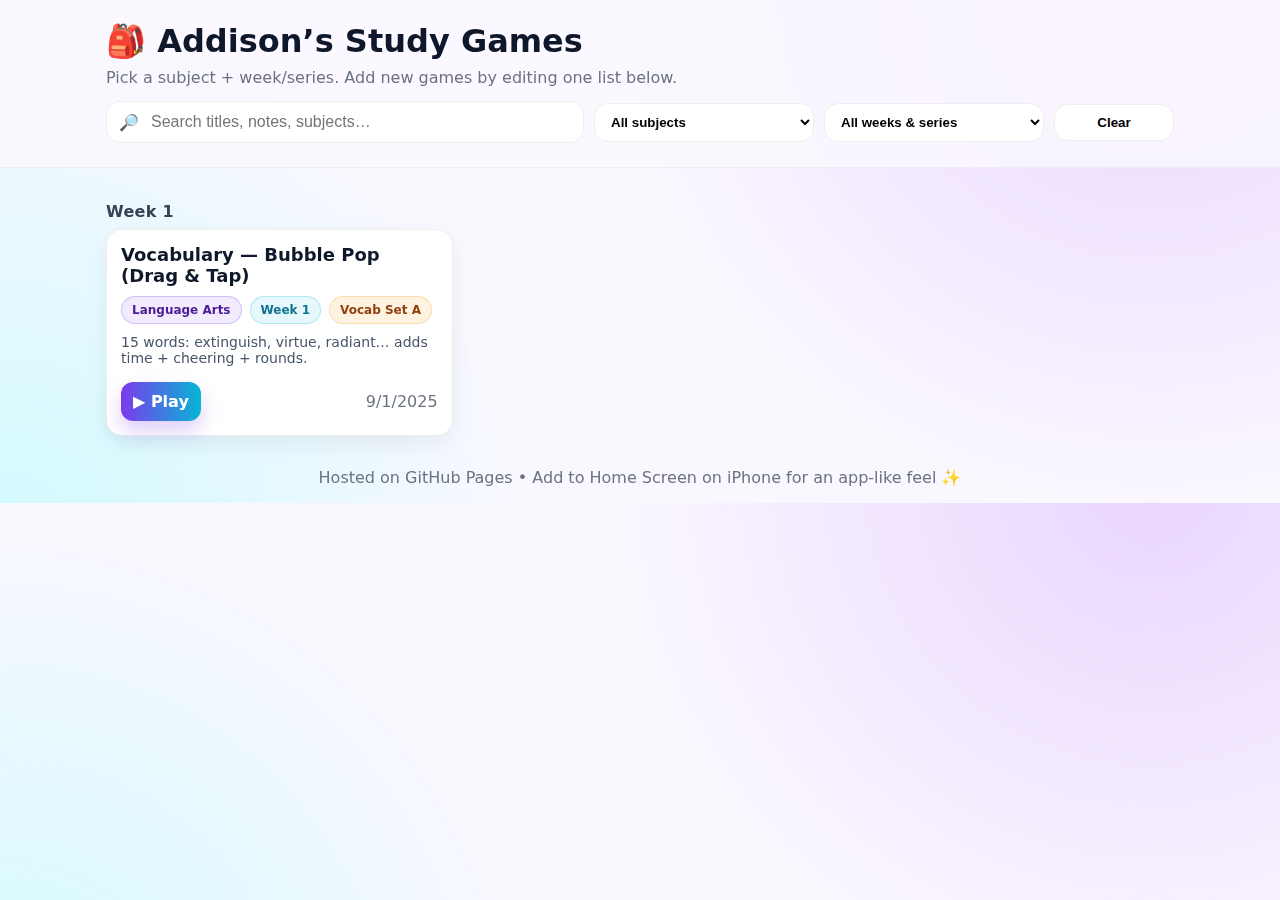
<file: index.html>
<!DOCTYPE html>
<html lang="en">
<head>
<meta charset="utf-8" />
<meta name="viewport" content="width=device-width, initial-scale=1" />
<title>Addison’s Study Games</title>
<meta name="theme-color" content="#7c3aed" />
<style>
  :root{ --bg:#faf8ff; --ink:#0f172a; --muted:#6b7280; --card:#ffffff; --accent:#7c3aed; --accent-2:#06b6d4; }
  *{ box-sizing:border-box }
  html,body{ margin:0; background:radial-gradient(900px 900px at 90% -5%, #e9d5ff 0%, transparent 60%),
                       radial-gradient(900px 900px at 0% 110%, #cffafe 0%, transparent 60%), var(--bg);
             color:var(--ink); font-family: system-ui,-apple-system,Segoe UI,Roboto,Helvetica,Arial; }
  header{ position:sticky; top:0; z-index:10; backdrop-filter:saturate(1.2) blur(6px);
          background:rgba(250,248,255,.85); border-bottom:1px solid #eee; }
  .wrap{ max-width:1100px; margin:0 auto; padding:16px; }
  h1{ margin:6px 0 8px; font-size:clamp(22px,3.2vw,32px); }
  .sub{ color:var(--muted); margin-top:2px; }

  .controls{ display:grid; gap:10px; grid-template-columns:1fr; margin:14px 0 8px; }
  @media (min-width:720px){
    .controls{ grid-template-columns:1fr 220px 220px 120px; align-items:center; }
  }
  .search{ display:flex; align-items:center; gap:10px; background:#fff; padding:10px 12px; border-radius:14px; border:1px solid #eee; }
  .search input{ border:none; outline:none; font-size:16px; width:100%; background:transparent; }
  select, button{ border-radius:14px; border:1px solid #eee; padding:10px 12px; font-weight:600; background:#fff; cursor:pointer; }
  button.accent{ background:var(--accent); color:#fff; border:none; box-shadow:0 8px 18px rgba(124,58,237,.25); }

  .group{ margin:18px 0 8px; font-weight:800; color:#374151; letter-spacing:.02em; }

  .grid{ display:grid; gap:14px; grid-template-columns:1fr; }
  @media (min-width:640px){ .grid{ grid-template-columns:repeat(2,1fr); } }
  @media (min-width:980px){ .grid{ grid-template-columns:repeat(3,1fr); } }

  .card{
    background:var(--card); border:1px solid #eee; border-radius:16px; padding:14px; box-shadow:0 8px 22px rgba(0,0,0,.06);
    display:flex; flex-direction:column; gap:10px; transition:transform .08s ease;
  }
  .card:hover{ transform:translateY(-2px) }
  .title{ font-weight:800; font-size:18px; }
  .meta{ display:flex; gap:8px; flex-wrap:wrap; }
  .badge{ padding:6px 10px; border-radius:999px; background:#f8fafc; border:1px solid #eef2f7; color:#334155; font-weight:700; font-size:12px; }
  .badge.subj{ background:rgba(124,58,237,.10); border-color:rgba(124,58,237,.25); color:#4c1d95; }
  .badge.week{ background:rgba(6,182,212,.10); border-color:rgba(6,182,212,.25); color:#0e7490; }
  .badge.series{ background:rgba(245,158,11,.12); border-color:rgba(245,158,11,.25); color:#92400e; }
  .desc{ color:#475569; font-size:14px; min-height:38px; }
  .row{ display:flex; align-items:center; gap:10px; justify-content:space-between; }
  .play{ display:inline-flex; align-items:center; gap:8px; text-decoration:none; font-weight:800; border-radius:12px; padding:10px 12px;
         background:linear-gradient(90deg, var(--accent), var(--accent-2)); color:#fff; box-shadow:0 10px 20px rgba(124,58,237,.25); }
  .muted{ color:#6b7280; }

  footer{ text-align:center; color:#6b7280; padding:24px 0; }
</style>
</head>
<body>

<header>
  <div class="wrap">
    <h1>🎒 Addison’s Study Games</h1>
    <div class="sub">Pick a subject + week/series. Add new games by editing one list below.</div>

    <div class="controls">
      <div class="search"><span>🔎</span><input id="q" placeholder="Search titles, notes, subjects…" /></div>
      <select id="subject"><option value="">All subjects</option></select>
      <select id="scope"><option value="">All weeks & series</option></select>
      <button id="clear" title="Clear filters">Clear</button>
    </div>
  </div>
</header>

<main class="wrap" id="content"></main>
<footer class="wrap">Hosted on GitHub Pages • Add to Home Screen on iPhone for an app-like feel ✨</footer>

<script>
// ---------- 1) Your games list (add/modify items here) ----------
const GAMES = [
  {
    title: "Vocabulary — Bubble Pop (Drag & Tap)",
    subject: "Language Arts",
    week: "Week 1",
    series: "Vocab Set A",
    date: "2025-09-01",
    path: "games/vocab_week1.html",
    notes: "15 words: extinguish, virtue, radiant… adds time + cheering + rounds."
  }
];

// ---------- 2) Rendering & filtering ----------
const $ = s => document.querySelector(s);
const content = $("#content"), q=$("#q"), subject=$("#subject"), scope=$("#scope"), clearBtn=$("#clear");

(function initFilters(){
  const subjects = Array.from(new Set(GAMES.map(g=>g.subject))).sort();
  subjects.forEach(s=>{ const o=document.createElement('option'); o.value=s; o.textContent=s; subject.appendChild(o); });
  const scopes = Array.from(new Set(GAMES.flatMap(g=>[g.week, g.series]).filter(Boolean))).sort();
  scopes.forEach(s=>{ const o=document.createElement('option'); o.value=s; o.textContent=s; scope.appendChild(o); });
  const saved = JSON.parse(localStorage.getItem('filters')||'{}');
  if(saved.q) q.value = saved.q; if(saved.subject) subject.value = saved.subject; if(saved.scope) scope.value = saved.scope;
})();

function saveFilters(){ localStorage.setItem('filters', JSON.stringify({q:q.value, subject:subject.value, scope:scope.value})); }
function matches(g){
  const text = (g.title+" "+(g.notes||"")+" "+g.subject+" "+g.week+" "+(g.series||"")).toLowerCase();
  const qok = !q.value || text.includes(q.value.toLowerCase());
  const sok = !subject.value || g.subject===subject.value;
  const gok = !scope.value || [g.week, g.series].filter(Boolean).includes(scope.value);
  return qok && sok && gok;
}
function groupKey(g){ return scope.value && (g.week===scope.value || g.series===scope.value) ? scope.value : (g.week||'Other'); }
function card(g){
  const el=document.createElement('div'); el.className='card';
  el.innerHTML = `
    <div class="title">${g.title}</div>
    <div class="meta">
      <span class="badge subj">${g.subject}</span>
      ${g.week?`<span class="badge week">${g.week}</span>`:''}
      ${g.series?`<span class="badge series">${g.series}</span>`:''}
    </div>
    <div class="desc">${g.notes||''}</div>
    <div class="row">
      <a class="play" href="${g.path}" target="_blank" rel="noopener">▶ Play</a>
      <div class="muted">${g.date? new Date(g.date).toLocaleDateString():''}</div>
    </div>`;
  return el;
}
function render(){
  saveFilters(); content.innerHTML='';
  const filtered = GAMES.filter(matches).sort((a,b)=> (b.date||'').localeCompare(a.date||''));
  if(filtered.length===0){
    const d=document.createElement('div');
    d.style.cssText='padding:24px;text-align:center;color:#6b7280;';
    d.textContent='No games match your filters yet.';
    content.appendChild(d); return;
  }
  const groups={}; filtered.forEach(g=>{ (groups[groupKey(g)] ||= []).push(g); });
  Object.keys(groups).sort().forEach(k=>{
    const h=document.createElement('div'); h.className='group'; h.textContent=k; content.appendChild(h);
    const grid=document.createElement('div'); grid.className='grid';
    groups[k].forEach(g=>grid.appendChild(card(g))); content.appendChild(grid);
  });
}
[q,subject,scope].forEach(e=>e.addEventListener('input', render));
document.getElementById('clear').addEventListener('click', ()=>{ q.value=''; subject.value=''; scope.value=''; render(); });
render();
</script>
</body>
</html>
</file>
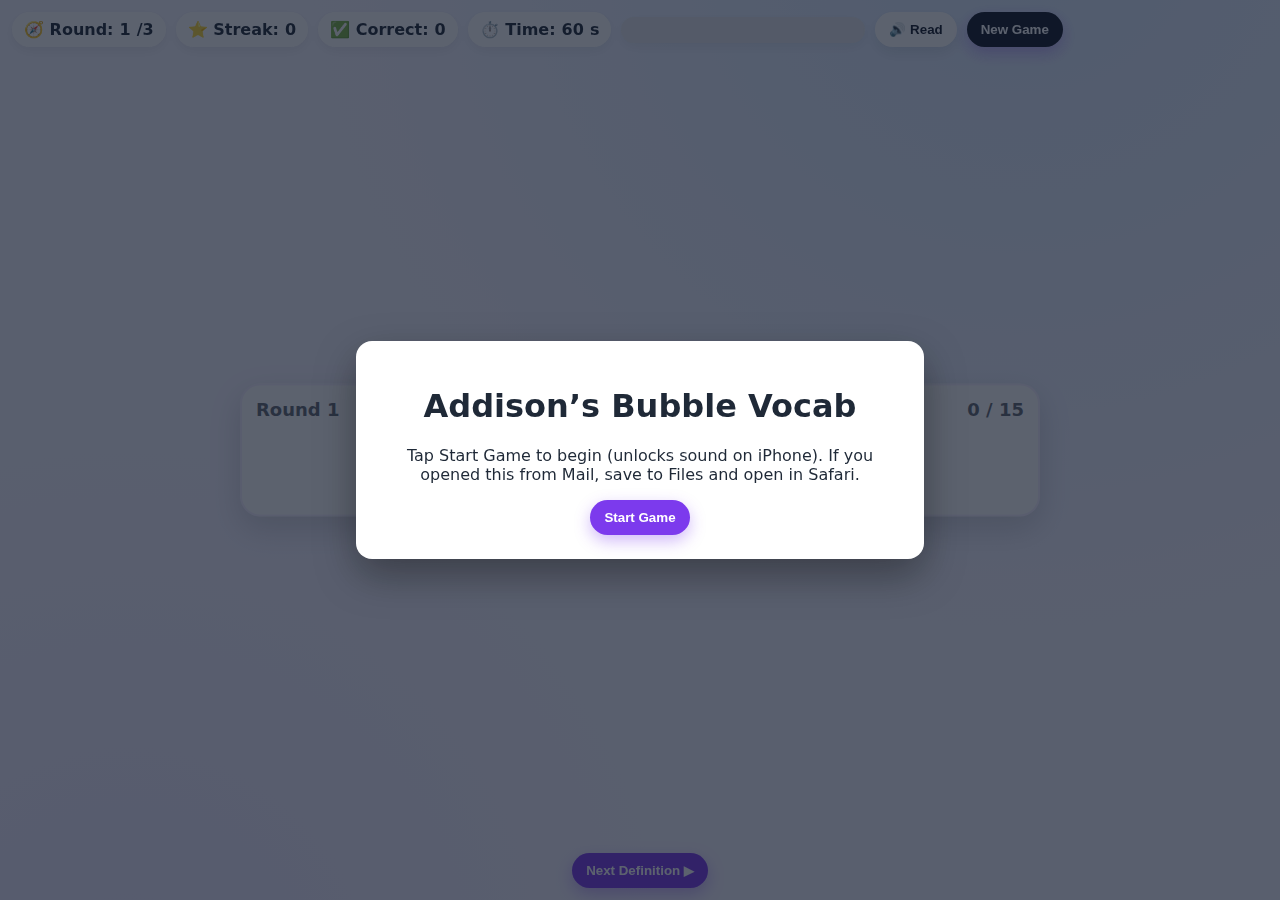
<file: addison_vocab_bubbles_rounds_drag.html>
<!DOCTYPE html>
<html lang="en">
<head>
<meta charset="UTF-8" />
<meta name="viewport" content="width=device-width,initial-scale=1.0"/>
<title>Addison’s Bubble Vocab — Drag & Tap</title>
<style>
  :root{ --bg:#f6f4ff; --card:#ffffff; --accent:#7c3aed; --accent-3:#06b6d4; --ink:#1f2937; }
  html,body{ height:100%; margin:0; font-family: system-ui,-apple-system,Segoe UI,Roboto,Helvetica,Arial;
    background: radial-gradient(1200px 1200px at 80% -10%, #dbeafe 0%, transparent 60%),
               radial-gradient(900px 900px at 10% 110%, #ede9fe 0%, transparent 60%), var(--bg);
    color:var(--ink); overflow:hidden; -webkit-user-select:none; user-select:none; }
  .hud{ position:fixed; inset:12px 12px auto 12px; display:flex; gap:10px; align-items:center; flex-wrap:wrap; z-index:5; }
  .pill{ background:#fff; border-radius:999px; padding:8px 12px; box-shadow:0 4px 14px rgba(0,0,0,.08); font-weight:600; display:flex; align-items:center; gap:6px; }
  .btn{ cursor:pointer; border:none; border-radius:999px; padding:10px 14px; font-weight:700; background:var(--accent); color:#fff; box-shadow:0 6px 16px rgba(124,58,237,.35); }
  .btn.secondary{ background:#111827; color:#fff; }
  .btn.ghost{ background:#fff; color:#111827; box-shadow:0 6px 16px rgba(0,0,0,.1); }
  .progress{ height:10px; width:220px; background:#e5e7eb; border-radius:999px; overflow:hidden; }
  .progress>span{ display:block; height:100%; width:0; background:linear-gradient(90deg,var(--accent),var(--accent-3)); transition:width .3s ease; }

  .arena{ position:relative; width:100vw; height:100vh; overflow:hidden; }
  .definition-card{
    position:absolute; left:50%; top:50%; transform:translate(-50%,-50%); width:min(760px,88vw);
    background:var(--card); border-radius:20px; padding:22px 20px; text-align:center;
    box-shadow:0 12px 32px rgba(0,0,0,.15), inset 0 0 0 2px rgba(124,58,237,.08); z-index:3; /* above bubbles */
  }
  .definition-card h2{ margin:0 0 8px; font-size:18px; letter-spacing:.04em; text-transform:uppercase; color:#6b7280; }
  .definition{ font-size: clamp(18px, 3.2vw, 26px); font-style: italic; line-height:1.35; }
  .muted{ color:#6b7280; font-size:13px; margin-top:10px; }
  .big-score, .round-badge{ position:absolute; top:16px; font-weight:800; font-size:18px; opacity:.7; }
  .big-score{ right:16px; } .round-badge{ left:16px; }

  .bubble{
    position:absolute; display:flex; align-items:center; justify-content:center; padding:14px 18px;
    background:radial-gradient(120% 120% at 30% 30%, rgba(255,255,255,.9) 0%, rgba(255,255,255,.75) 45%, rgba(255,255,255,.65) 60%, rgba(255,255,255,.55) 100%),
               linear-gradient(180deg, rgba(124,58,237,.18), rgba(6,182,212,.18));
    border-radius:999px; box-shadow: inset 0 0 16px rgba(255,255,255,.7), 0 10px 26px rgba(0,0,0,.15);
    border:2px solid rgba(255,255,255,.7);
    transform:translate(-50%,-50%) scale(1); transition: transform .12s ease; animation: float var(--dur,12s) ease-in-out infinite;
    cursor:pointer; z-index:1; touch-action:none; /* enables smooth drag on iOS */
  }
  .bubble:hover{ transform:translate(-50%,-50%) scale(1.06); }
  .bubble span{ font-weight:800; white-space:nowrap; font-size: clamp(14px, 2.2vw, 20px); color:#0f172a; text-shadow: 0 1px 0 rgba(255,255,255,.7); }
  @keyframes float{ 0%{ transform:translate(-50%,-50%) translateY(0) scale(1); } 50%{ transform:translate(-50%,-50%) translateY(-20px) scale(1.04);} 100%{ transform:translate(-50%,-50%) translateY(0) scale(1); } }
  .pop{ animation: pop .25s ease forwards; }
  @keyframes pop{ 0%{ transform:translate(-50%,-50%) scale(1); opacity:1;}
                  60%{ transform:translate(-50%,-50%) scale(1.2); opacity:1;}
                  100%{ transform:translate(-50%,-50%) scale(0.15); opacity:0;} }
  .confetti{ position:absolute; width:6px; height:12px; border-radius:2px; opacity:.95; pointer-events:none; z-index:2; }
  .controls{ position:fixed; left:0; right:0; bottom:0; display:flex; gap:10px; padding:12px; justify-content:center; flex-wrap:wrap; }

  .overlay{ position:fixed; inset:0; background:rgba(15,23,42,.68); display:flex; align-items:center; justify-content:center; z-index:10; }
  .overlay .panel{ background:#fff; padding:24px; border-radius:16px; max-width:520px; text-align:center; box-shadow:0 16px 40px rgba(0,0,0,.35); }
</style>
</head>
<body>
  <div class="hud">
    <div class="pill">🧭 Round: <span id="round">1</span>/3</div>
    <div class="pill">⭐ Streak: <span id="streak">0</span></div>
    <div class="pill">✅ Correct: <span id="correct">0</span></div>
    <div class="pill">⏱️ Time: <span id="time">60</span>s</div>
    <div class="pill progress" title="Progress"><span id="bar"></span></div>
    <button class="btn ghost" id="speakBtn" title="Read definition aloud">🔊 Read</button>
    <button class="btn secondary" id="resetBtn">New Game</button>
  </div>

  <div class="arena" id="arena">
    <div class="definition-card" id="card">
      <div class="round-badge" id="roundBadge">Round 1</div>
      <div class="big-score" id="bigScore">0 / 15</div>
      <h2>Pop the correct word</h2>
      <div class="definition" id="definition">Loading…</div>
      <div class="muted">Tap to pop. Press & hold to drag bubbles apart.</div>
    </div>
  </div>

  <div class="controls">
    <button class="btn" id="nextBtn">Next Definition ▶</button>
  </div>

  <div class="overlay" id="startOverlay" aria-modal="true" role="dialog">
    <div class="panel">
      <h1>Addison’s Bubble Vocab</h1>
      <p>Tap Start Game to begin (unlocks sound on iPhone). If you opened this from Mail, save to Files and open in Safari.</p>
      <button class="btn" id="startBtn">Start Game</button>
    </div>
  </div>

<script>
/* -------- DATA -------- */
const VOCAB = [
  {word:"extinguish", def:"put out, as of fires, flames, or lights"},
  {word:"void", def:"an empty area or space"},
  {word:"inexorable", def:"impossible to prevent, resist, or stop"},
  {word:"radiant", def:"emanating or as if emanating light"},
  {word:"apprehension", def:"fearful expectation or anticipation"},
  {word:"resonant", def:"characterized by a loud deep sound"},
  {word:"obscure", def:"make unclear, indistinct, or blurred"},
  {word:"disperse", def:"cause to separate"},
  {word:"incapable", def:"lacking ability"},
  {word:"perturbed", def:"thrown into a state of agitated confusion"},
  {word:"comprehend", def:"get the meaning of something"},
  {word:"malignant", def:"showing malicious ill will and a desire to hurt"},
  {word:"abruptly", def:"quickly and without warning"},
  {word:"ephemeral", def:"anything short-lived, as an insect that lives only for a day"},
  {word:"virtue", def:"the quality of doing what is right"}
];

/* -------- CONFIG -------- */
const ROUNDS = 3;
const WORDS_PER_ROUND = Math.ceil(VOCAB.length / ROUNDS);
const ROUND_TIME = [60, 45, 30];
const TIME_BONUS = 4;
const TIME_CAP   = 120;

/* -------- UTIL -------- */
const rand = (min,max)=>Math.random()*(max-min)+min;
const shuffle = arr => [...arr].sort(()=>Math.random()-0.5);
const clamp = (n,min,max)=>Math.max(min, Math.min(max,n));

/* -------- AUDIO -------- */
let audioCtx=null;
function ensureAudio(){
  try{
    if(!audioCtx){ audioCtx = new (window.AudioContext||window.webkitAudioContext)(); }
    if(audioCtx.state === 'suspended'){ audioCtx.resume(); }
  }catch(e){}
}
function blip(freq=540, dur=0.08, type='sine', gain=0.08){
  if(!audioCtx) return;
  const o = audioCtx.createOscillator(), g = audioCtx.createGain();
  o.type=type; o.frequency.value=freq; g.gain.value=gain; o.connect(g).connect(audioCtx.destination);
  o.start(); setTimeout(()=>{ try{o.stop();}catch(e){} }, dur*1000);
}
function popSound(){
  if(!audioCtx) return;
  const now=audioCtx.currentTime, o=audioCtx.createOscillator(), g=audioCtx.createGain();
  o.type='triangle'; o.frequency.setValueAtTime(220, now); o.frequency.exponentialRampToValueAtTime(60, now + 0.08);
  g.gain.setValueAtTime(0.2, now); g.gain.exponentialRampToValueAtTime(0.001, now + 0.1);
  o.connect(g).connect(audioCtx.destination); o.start(now); o.stop(now + 0.12);
}
function cheerSound(){
  if(!audioCtx) return;
  const ctx = audioCtx;
  const bufferSize = 2 * ctx.sampleRate;
  const noiseBuffer = ctx.createBuffer(1, bufferSize, ctx.sampleRate);
  const data = noiseBuffer.getChannelData(0);
  for(let i=0;i<bufferSize;i++) data[i] = (Math.random()*2-1 + Math.random()*2-1 + Math.random()*2-1)/3 * 0.4;
  const noise = ctx.createBufferSource(); noise.buffer = noiseBuffer;
  const filt = ctx.createBiquadFilter(); filt.type='bandpass'; filt.frequency.value=800; filt.Q.value=0.7;
  const g = ctx.createGain(); g.gain.value = 0.2;
  noise.connect(filt).connect(g).connect(ctx.destination);
  noise.start(); noise.stop(ctx.currentTime + 0.45);

  const o1=ctx.createOscillator(), g1=ctx.createGain();
  o1.type='sine'; o1.frequency.setValueAtTime(660, ctx.currentTime);
  o1.frequency.exponentialRampToValueAtTime(990, ctx.currentTime + 0.15);
  g1.gain.setValueAtTime(0.0, ctx.currentTime);
  g1.gain.linearRampToValueAtTime(0.22, ctx.currentTime + 0.05);
  g1.gain.exponentialRampToValueAtTime(0.001, ctx.currentTime + 0.25);
  o1.connect(g1).connect(ctx.destination); o1.start(); o1.stop(ctx.currentTime + 0.26);

  const o2=ctx.createOscillator(), g2=ctx.createGain();
  o2.type='square'; o2.frequency.setValueAtTime(440, ctx.currentTime + 0.12);
  o2.frequency.exponentialRampToValueAtTime(660, ctx.currentTime + 0.32);
  g2.gain.setValueAtTime(0.0, ctx.currentTime + 0.12);
  g2.gain.linearRampToValueAtTime(0.18, ctx.currentTime + 0.16);
  g2.gain.exponentialRampToValueAtTime(0.001, ctx.currentTime + 0.36);
  o2.connect(g2).connect(ctx.destination); o2.start(ctx.currentTime + 0.12); o2.stop(ctx.currentTime + 0.38);
}

/* -------- SPEECH -------- */
function speak(text){
  try{
    if(!('speechSynthesis' in window)) return;
    const u = new SpeechSynthesisUtterance(text);
    u.rate=1; u.pitch=1; u.lang="en-US";
    speechSynthesis.cancel(); speechSynthesis.speak(u);
  }catch(e){}
}

/* -------- DOM -------- */
const arena = document.getElementById('arena');
const card  = document.getElementById('card');
const defEl = document.getElementById('definition');
const bigScore = document.getElementById('bigScore');
const nextBtn = document.getElementById('nextBtn');
const resetBtn= document.getElementById('resetBtn');
const speakBtn= document.getElementById('speakBtn');
const timeEl   = document.getElementById('time');
const streakEl = document.getElementById('streak');
const correctEl= document.getElementById('correct');
const barEl    = document.getElementById('bar');
const roundEl  = document.getElementById('round');
const roundBadge=document.getElementById('roundBadge');
const startOverlay=document.getElementById('startOverlay');
const startBtn = document.getElementById('startBtn');

/* -------- STATE -------- */
let deck=[], roundIndex=0, roundSlice=[], current=null;
let correctTotal=0, streak=0, timer=60, timerId=null, roundActive=false, gameStarted=false;

/* -------- POSITIONS (avoid center card) -------- */
function randomBubblePositionAvoidCard(){
  const {width:w, height:h} = arena.getBoundingClientRect();
  const cRect = card.getBoundingClientRect();
  const aRect = arena.getBoundingClientRect();
  const margin = 30;
  const exLeft   = cRect.left - aRect.left - margin;
  const exTop    = cRect.top  - aRect.top  - margin;
  const exRight  = exLeft + cRect.width + margin*2;
  const exBottom = exTop  + cRect.height + margin*2;

  for(let tries=0; tries<60; tries++){
    const cx = w/2, cy = h/2;
    const radius = Math.min(w,h)/2.6;
    const angle = rand(0, Math.PI*2);
    const rJitter = rand(-radius*0.25, radius*0.25);
    let x = cx + (radius + rJitter) * Math.cos(angle);
    let y = cy + (radius + rJitter) * Math.sin(angle);
    x = clamp(x, 70, w-70); y = clamp(y, 70, h-70);
    if(x >= exLeft && x <= exRight && y >= exTop && y <= exBottom) continue;
    return {x, y};
  }
  return { x: rand(80, w-80), y: rand(80, h-80) };
}

/* -------- CONFETTI -------- */
function confettiBurst(x, y, count=24){
  const colors = ['#7c3aed','#22c55e','#06b6d4','#f59e0b','#ef4444','#3b82f6','#10b981'];
  for(let i=0;i<count;i++){
    const c = document.createElement('div');
    c.className='confetti'; c.style.left = (x-3)+'px'; c.style.top  = (y-6)+'px';
    c.style.background = colors[Math.floor(Math.random()*colors.length)];
    arena.appendChild(c);
    const dx = rand(-160,160), dy = rand(-220, -60);
    c.animate([{ transform:`translate(0,0)`, opacity:1 },
               { transform:`translate(${dx}px, ${dy}px)`, opacity:0 }],
               { duration: 650 + Math.random()*500, easing: 'cubic-bezier(.15,.85,.35,1)' })
     .onfinish = ()=> c.remove();
  }
}

/* -------- DRAG / TAP SETTINGS -------- */
const HOLD_MS = 150;     // press & hold threshold to start drag
const MOVE_PX = 5;       // movement to consider as drag (px)

/* Limit bubble to arena bounds */
function boundToArena(x, y){
  const r = arena.getBoundingClientRect();
  const pad = 40; // keep fully visible
  return {
    x: clamp(x, pad, r.width - pad),
    y: clamp(y, pad, r.height - pad)
  };
}

/* -------- BUBBLES -------- */
function makeBubble(text, isCorrect=false){
  const b = document.createElement('div');
  b.className='bubble';
  const {x,y} = randomBubblePositionAvoidCard();
  b.style.left = x+'px'; b.style.top  = y+'px';
  b.style.setProperty('--dur', `${rand(9,14)}s`);
  b.innerHTML = `<span>${text}</span>`;

  // Drag / Tap logic
  let pointerId = null, startTime = 0, startX = 0, startY = 0, startLeft = 0, startTop = 0;
  let dragging = false;

  const onPointerDown = (e) => {
    if(!roundActive) return;
    ensureAudio();
    pointerId = e.pointerId || 'touch';
    b.setPointerCapture?.(pointerId);
    startTime = Date.now();
    startX = e.clientX; startY = e.clientY;
    startLeft = parseFloat(b.style.left); startTop = parseFloat(b.style.top);
    dragging = false;
    // Raise above other bubbles while dragging (but still under card z-index=3)
    b.style.zIndex = '2';
  };

  const onPointerMove = (e) => {
    if(pointerId == null) return;
    const dt = Date.now() - startTime;
    const dx = e.clientX - startX;
    const dy = e.clientY - startY;
    const movedEnough = Math.hypot(dx,dy) > MOVE_PX;

    if(dt > HOLD_MS || movedEnough){
      // become draggable
      dragging = true;
      // stop bobbing while dragging
      b.style.animation = 'none';
      const newPos = boundToArena(startLeft + dx, startTop + dy);
      b.style.left = newPos.x + 'px';
      b.style.top  = newPos.y + 'px';
    }
  };

  const onPointerUp = (e) => {
    if(pointerId == null) return;
    // restore gentle float after drag
    if(dragging){ b.style.animation = ''; }
    b.releasePointerCapture?.(pointerId);
    pointerId = null;

    if(!roundActive) return;

    if(!dragging){
      // QUICK TAP = select (pop)
      b.classList.add('pop');
      setTimeout(()=> b.remove(), 180);
      if(isCorrect){
        if(audioCtx){ popSound(); cheerSound(); }
        handleCorrectAt(b);
      }else{
        if(audioCtx){ blip(260, .07, 'square', .09); }
        streak = 0; streakEl.textContent = streak;
        card.animate(
          [{boxShadow:'0 12px 32px rgba(0,0,0,.15), inset 0 0 0 2px rgba(239,68,68,.5)'},
           {boxShadow:'0 12px 32px rgba(0,0,0,.15), inset 0 0 0 2px rgba(124,58,237,.08)'}],
          {duration:300, easing:'ease-out'}
        );
      }
    }else{
      // DRAG RELEASE — do nothing (no selection)
      // Keep placed position
    }

    // return z-index to normal
    b.style.zIndex = '1';
  };

  b.addEventListener('pointerdown', onPointerDown);
  b.addEventListener('pointermove', onPointerMove);
  b.addEventListener('pointerup', onPointerUp);
  b.addEventListener('pointercancel', onPointerUp);

  arena.appendChild(b);
}

function handleCorrectAt(el){
  // use element's current position for confetti
  const rect = el.getBoundingClientRect();
  const aRect = arena.getBoundingClientRect();
  const bx = rect.left - aRect.left + rect.width/2;
  const by = rect.top  - aRect.top  + rect.height/2;

  correctTotal++; streak++;
  correctEl.textContent = correctTotal; streakEl.textContent = streak;
  barEl.style.width = `${(correctTotal/VOCAB.length)*100}%`;
  bigScore.textContent = `${correctTotal} / ${VOCAB.length}`;
  timer = Math.min(timer + TIME_BONUS, TIME_CAP);
  timeEl.textContent = Math.ceil(timer);
  confettiBurst(bx,by,26);

  roundActive = false;
  setTimeout(()=> nextRoundStep(), 550);
}

function clearBubbles(){ document.querySelectorAll('.bubble').forEach(b=>b.remove()); }

/* -------- ROUNDS -------- */
function sliceForRound(idx){
  const start = idx * WORDS_PER_ROUND;
  const end   = Math.min(start + WORDS_PER_ROUND, deck.length);
  return deck.slice(start, end).map(v => ({...v, seen:false}));
}
function pickCurrent(){
  const rem = roundSlice.filter(r => !r.seen);
  if(rem.length === 0) return null;
  const q = rem[Math.floor(Math.random()*rem.length)];
  q.seen = true; return q;
}
function buildStep(){
  clearBubbles();
  current = pickCurrent();
  if(!current){ nextRound(); return; }
  defEl.textContent = current.def;
  const pool = shuffle(VOCAB.filter(v => v.word !== current.word)).slice(0,3);
  const options = shuffle([current, ...pool]);
  options.forEach(opt => makeBubble(opt.word, opt.word === opt.word && opt.word === current.word));
  // ambience bubbles (drag-able too but harmless)
  ['✨','🌟','💧','🔮','🫧'].sort(()=>Math.random()-0.5).slice(0,3)
    .forEach(sym => makeBubble(sym, false));
}
function nextRoundStep(){ roundActive = true; buildStep(); }
function nextRound(){
  stopTimer(); roundActive=false; clearBubbles();
  if(roundIndex + 1 >= ROUNDS){
    defEl.innerHTML = `🎉 All rounds finished! Final score: <b>${correctTotal}</b> / <b>${VOCAB.length}</b>.`;
    return;
  }
  defEl.innerHTML = `✅ Round ${roundIndex+1} complete!<br><small>Get ready… next round has less time.</small>`;
  setTimeout(()=>{ roundIndex++; startRound(); }, 1200);
}
function startRound(){
  roundEl.textContent = (roundIndex + 1);
  roundBadge.textContent = `Round ${roundIndex + 1}`;
  roundSlice = sliceForRound(roundIndex);
  if(roundSlice.length===0){ if(roundIndex+1<ROUNDS){ roundIndex++; return startRound(); } return endGame(); }
  startTimer(ROUND_TIME[roundIndex] ?? 30);
  roundActive = true;
  buildStep();
}
function endGame(){ stopTimer(); roundActive=false; clearBubbles();
  defEl.innerHTML = `🎉 Game finished! Final score: <b>${correctTotal}</b> / <b>${VOCAB.length}</b>.`; }

/* -------- TIMER -------- */
function startTimer(startAt){
  stopTimer(); timer = startAt; timeEl.textContent = Math.ceil(timer);
  timerId = setInterval(()=>{
    timer -= 1; timeEl.textContent = Math.max(0, Math.ceil(timer));
    if(timer <= 0){
      stopTimer(); roundActive=false; clearBubbles();
      defEl.innerHTML = `⏰ Time’s up for Round ${roundIndex+1}!<br><small>You’ve got <b>${correctTotal}</b> / <b>${VOCAB.length}</b> so far.</small>`;
    }
  }, 1000);
}
function stopTimer(){ if(timerId){ clearInterval(timerId); timerId=null; }}

/* -------- FLOW -------- */
function startGame(){
  gameStarted = true; deck = shuffle(VOCAB); roundIndex = 0;
  correctTotal=0; streak=0; barEl.style.width='0%';
  correctEl.textContent='0'; streakEl.textContent='0';
  bigScore.textContent = `0 / ${VOCAB.length}`;
  roundSlice = sliceForRound(0); startRound();
}

/* -------- CONTROLS -------- */
nextBtn.addEventListener('click', ()=>{ if(!gameStarted) return; if(!roundActive) nextRoundStep(); else { streak=0; streakEl.textContent='0'; nextRoundStep(); }});
resetBtn.addEventListener('click', ()=>{ if(!gameStarted) return; stopTimer(); startGame(); });
speakBtn.addEventListener('click', ()=> speak(`Definition: ${current ? current.def : ''}`));

/* -------- START OVERLAY -------- */
startBtn.addEventListener('click', ()=>{
  ensureAudio(); // unlock/resume audio on iOS
  startOverlay.style.display='none';
  setTimeout(()=> startGame(), 0);
});

/* iOS: resume audio if Safari suspends it after tabbing */
document.addEventListener('visibilitychange', ()=>{ if(document.visibilityState==='visible' && audioCtx){ audioCtx.resume?.(); }});
</script>
</body>
</html>
</file>
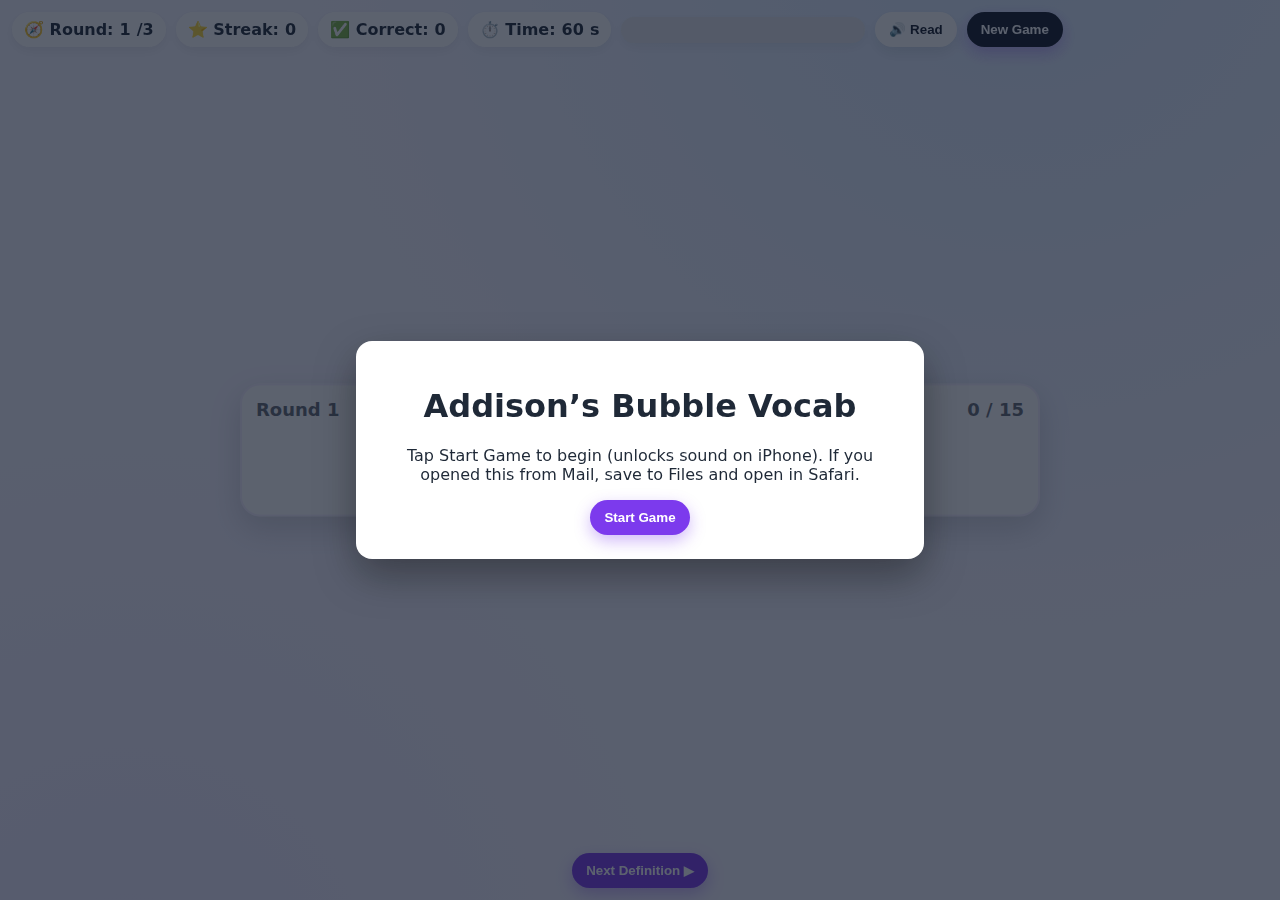
<file: games/vocab_week1.html>
<!DOCTYPE html>
<html lang="en">
<head>
<meta charset="UTF-8" />
<meta name="viewport" content="width=device-width,initial-scale=1.0"/>
<title>Addison’s Bubble Vocab — Drag & Tap</title>
<style>
  :root{ --bg:#f6f4ff; --card:#ffffff; --accent:#7c3aed; --accent-3:#06b6d4; --ink:#1f2937; }
  html,body{ height:100%; margin:0; font-family: system-ui,-apple-system,Segoe UI,Roboto,Helvetica,Arial;
    background: radial-gradient(1200px 1200px at 80% -10%, #dbeafe 0%, transparent 60%),
               radial-gradient(900px 900px at 10% 110%, #ede9fe 0%, transparent 60%), var(--bg);
    color:var(--ink); overflow:hidden; -webkit-user-select:none; user-select:none; }
  .hud{ position:fixed; inset:12px 12px auto 12px; display:flex; gap:10px; align-items:center; flex-wrap:wrap; z-index:5; }
  .pill{ background:#fff; border-radius:999px; padding:8px 12px; box-shadow:0 4px 14px rgba(0,0,0,.08); font-weight:600; display:flex; align-items:center; gap:6px; }
  .btn{ cursor:pointer; border:none; border-radius:999px; padding:10px 14px; font-weight:700; background:var(--accent); color:#fff; box-shadow:0 6px 16px rgba(124,58,237,.35); }
  .btn.secondary{ background:#111827; color:#fff; }
  .btn.ghost{ background:#fff; color:#111827; box-shadow:0 6px 16px rgba(0,0,0,.1); }
  .progress{ height:10px; width:220px; background:#e5e7eb; border-radius:999px; overflow:hidden; }
  .progress>span{ display:block; height:100%; width:0; background:linear-gradient(90deg,var(--accent),var(--accent-3)); transition:width .3s ease; }

  .arena{ position:relative; width:100vw; height:100vh; overflow:hidden; }
  .definition-card{
    position:absolute; left:50%; top:50%; transform:translate(-50%,-50%); width:min(760px,88vw);
    background:var(--card); border-radius:20px; padding:22px 20px; text-align:center;
    box-shadow:0 12px 32px rgba(0,0,0,.15), inset 0 0 0 2px rgba(124,58,237,.08); z-index:3; /* above bubbles */
  }
  .definition-card h2{ margin:0 0 8px; font-size:18px; letter-spacing:.04em; text-transform:uppercase; color:#6b7280; }
  .definition{ font-size: clamp(18px, 3.2vw, 26px); font-style: italic; line-height:1.35; }
  .muted{ color:#6b7280; font-size:13px; margin-top:10px; }
  .big-score, .round-badge{ position:absolute; top:16px; font-weight:800; font-size:18px; opacity:.7; }
  .big-score{ right:16px; } .round-badge{ left:16px; }

  .bubble{
    position:absolute; display:flex; align-items:center; justify-content:center; padding:14px 18px;
    background:radial-gradient(120% 120% at 30% 30%, rgba(255,255,255,.9) 0%, rgba(255,255,255,.75) 45%, rgba(255,255,255,.65) 60%, rgba(255,255,255,.55) 100%),
               linear-gradient(180deg, rgba(124,58,237,.18), rgba(6,182,212,.18));
    border-radius:999px; box-shadow: inset 0 0 16px rgba(255,255,255,.7), 0 10px 26px rgba(0,0,0,.15);
    border:2px solid rgba(255,255,255,.7);
    transform:translate(-50%,-50%) scale(1); transition: transform .12s ease; animation: float var(--dur,12s) ease-in-out infinite;
    cursor:pointer; z-index:1; touch-action:none; /* enables smooth drag on iOS */
  }
  .bubble:hover{ transform:translate(-50%,-50%) scale(1.06); }
  .bubble span{ font-weight:800; white-space:nowrap; font-size: clamp(14px, 2.2vw, 20px); color:#0f172a; text-shadow: 0 1px 0 rgba(255,255,255,.7); }
  @keyframes float{ 0%{ transform:translate(-50%,-50%) translateY(0) scale(1); } 50%{ transform:translate(-50%,-50%) translateY(-20px) scale(1.04);} 100%{ transform:translate(-50%,-50%) translateY(0) scale(1); } }
  .pop{ animation: pop .25s ease forwards; }
  @keyframes pop{ 0%{ transform:translate(-50%,-50%) scale(1); opacity:1;}
                  60%{ transform:translate(-50%,-50%) scale(1.2); opacity:1;}
                  100%{ transform:translate(-50%,-50%) scale(0.15); opacity:0;} }
  .confetti{ position:absolute; width:6px; height:12px; border-radius:2px; opacity:.95; pointer-events:none; z-index:2; }
  .controls{ position:fixed; left:0; right:0; bottom:0; display:flex; gap:10px; padding:12px; justify-content:center; flex-wrap:wrap; }

  .overlay{ position:fixed; inset:0; background:rgba(15,23,42,.68); display:flex; align-items:center; justify-content:center; z-index:10; }
  .overlay .panel{ background:#fff; padding:24px; border-radius:16px; max-width:520px; text-align:center; box-shadow:0 16px 40px rgba(0,0,0,.35); }
</style>
</head>
<body>
  <div class="hud">
    <div class="pill">🧭 Round: <span id="round">1</span>/3</div>
    <div class="pill">⭐ Streak: <span id="streak">0</span></div>
    <div class="pill">✅ Correct: <span id="correct">0</span></div>
    <div class="pill">⏱️ Time: <span id="time">60</span>s</div>
    <div class="pill progress" title="Progress"><span id="bar"></span></div>
    <button class="btn ghost" id="speakBtn" title="Read definition aloud">🔊 Read</button>
    <button class="btn secondary" id="resetBtn">New Game</button>
  </div>

  <div class="arena" id="arena">
    <div class="definition-card" id="card">
      <div class="round-badge" id="roundBadge">Round 1</div>
      <div class="big-score" id="bigScore">0 / 15</div>
      <h2>Pop the correct word</h2>
      <div class="definition" id="definition">Loading…</div>
      <div class="muted">Tap to pop. Press & hold to drag bubbles apart.</div>
    </div>
  </div>

  <div class="controls">
    <button class="btn" id="nextBtn">Next Definition ▶</button>
  </div>

  <div class="overlay" id="startOverlay" aria-modal="true" role="dialog">
    <div class="panel">
      <h1>Addison’s Bubble Vocab</h1>
      <p>Tap Start Game to begin (unlocks sound on iPhone). If you opened this from Mail, save to Files and open in Safari.</p>
      <button class="btn" id="startBtn">Start Game</button>
    </div>
  </div>

<script>
/* -------- DATA -------- */
const VOCAB = [
  {word:"extinguish", def:"put out, as of fires, flames, or lights"},
  {word:"void", def:"an empty area or space"},
  {word:"inexorable", def:"impossible to prevent, resist, or stop"},
  {word:"radiant", def:"emanating or as if emanating light"},
  {word:"apprehension", def:"fearful expectation or anticipation"},
  {word:"resonant", def:"characterized by a loud deep sound"},
  {word:"obscure", def:"make unclear, indistinct, or blurred"},
  {word:"disperse", def:"cause to separate"},
  {word:"incapable", def:"lacking ability"},
  {word:"perturbed", def:"thrown into a state of agitated confusion"},
  {word:"comprehend", def:"get the meaning of something"},
  {word:"malignant", def:"showing malicious ill will and a desire to hurt"},
  {word:"abruptly", def:"quickly and without warning"},
  {word:"ephemeral", def:"anything short-lived, as an insect that lives only for a day"},
  {word:"virtue", def:"the quality of doing what is right"}
];

/* -------- CONFIG -------- */
const ROUNDS = 3;
const WORDS_PER_ROUND = Math.ceil(VOCAB.length / ROUNDS);
const ROUND_TIME = [60, 45, 30];
const TIME_BONUS = 4;
const TIME_CAP   = 120;

/* -------- UTIL -------- */
const rand = (min,max)=>Math.random()*(max-min)+min;
const shuffle = arr => [...arr].sort(()=>Math.random()-0.5);
const clamp = (n,min,max)=>Math.max(min, Math.min(max,n));

/* -------- AUDIO -------- */
let audioCtx=null;
function ensureAudio(){
  try{
    if(!audioCtx){ audioCtx = new (window.AudioContext||window.webkitAudioContext)(); }
    if(audioCtx.state === 'suspended'){ audioCtx.resume(); }
  }catch(e){}
}
function blip(freq=540, dur=0.08, type='sine', gain=0.08){
  if(!audioCtx) return;
  const o = audioCtx.createOscillator(), g = audioCtx.createGain();
  o.type=type; o.frequency.value=freq; g.gain.value=gain; o.connect(g).connect(audioCtx.destination);
  o.start(); setTimeout(()=>{ try{o.stop();}catch(e){} }, dur*1000);
}
function popSound(){
  if(!audioCtx) return;
  const now=audioCtx.currentTime, o=audioCtx.createOscillator(), g=audioCtx.createGain();
  o.type='triangle'; o.frequency.setValueAtTime(220, now); o.frequency.exponentialRampToValueAtTime(60, now + 0.08);
  g.gain.setValueAtTime(0.2, now); g.gain.exponentialRampToValueAtTime(0.001, now + 0.1);
  o.connect(g).connect(audioCtx.destination); o.start(now); o.stop(now + 0.12);
}
function cheerSound(){
  if(!audioCtx) return;
  const ctx = audioCtx;
  const bufferSize = 2 * ctx.sampleRate;
  const noiseBuffer = ctx.createBuffer(1, bufferSize, ctx.sampleRate);
  const data = noiseBuffer.getChannelData(0);
  for(let i=0;i<bufferSize;i++) data[i] = (Math.random()*2-1 + Math.random()*2-1 + Math.random()*2-1)/3 * 0.4;
  const noise = ctx.createBufferSource(); noise.buffer = noiseBuffer;
  const filt = ctx.createBiquadFilter(); filt.type='bandpass'; filt.frequency.value=800; filt.Q.value=0.7;
  const g = ctx.createGain(); g.gain.value = 0.2;
  noise.connect(filt).connect(g).connect(ctx.destination);
  noise.start(); noise.stop(ctx.currentTime + 0.45);

  const o1=ctx.createOscillator(), g1=ctx.createGain();
  o1.type='sine'; o1.frequency.setValueAtTime(660, ctx.currentTime);
  o1.frequency.exponentialRampToValueAtTime(990, ctx.currentTime + 0.15);
  g1.gain.setValueAtTime(0.0, ctx.currentTime);
  g1.gain.linearRampToValueAtTime(0.22, ctx.currentTime + 0.05);
  g1.gain.exponentialRampToValueAtTime(0.001, ctx.currentTime + 0.25);
  o1.connect(g1).connect(ctx.destination); o1.start(); o1.stop(ctx.currentTime + 0.26);

  const o2=ctx.createOscillator(), g2=ctx.createGain();
  o2.type='square'; o2.frequency.setValueAtTime(440, ctx.currentTime + 0.12);
  o2.frequency.exponentialRampToValueAtTime(660, ctx.currentTime + 0.32);
  g2.gain.setValueAtTime(0.0, ctx.currentTime + 0.12);
  g2.gain.linearRampToValueAtTime(0.18, ctx.currentTime + 0.16);
  g2.gain.exponentialRampToValueAtTime(0.001, ctx.currentTime + 0.36);
  o2.connect(g2).connect(ctx.destination); o2.start(ctx.currentTime + 0.12); o2.stop(ctx.currentTime + 0.38);
}

/* -------- SPEECH -------- */
function speak(text){
  try{
    if(!('speechSynthesis' in window)) return;
    const u = new SpeechSynthesisUtterance(text);
    u.rate=1; u.pitch=1; u.lang="en-US";
    speechSynthesis.cancel(); speechSynthesis.speak(u);
  }catch(e){}
}

/* -------- DOM -------- */
const arena = document.getElementById('arena');
const card  = document.getElementById('card');
const defEl = document.getElementById('definition');
const bigScore = document.getElementById('bigScore');
const nextBtn = document.getElementById('nextBtn');
const resetBtn= document.getElementById('resetBtn');
const speakBtn= document.getElementById('speakBtn');
const timeEl   = document.getElementById('time');
const streakEl = document.getElementById('streak');
const correctEl= document.getElementById('correct');
const barEl    = document.getElementById('bar');
const roundEl  = document.getElementById('round');
const roundBadge=document.getElementById('roundBadge');
const startOverlay=document.getElementById('startOverlay');
const startBtn = document.getElementById('startBtn');

/* -------- STATE -------- */
let deck=[], roundIndex=0, roundSlice=[], current=null;
let correctTotal=0, streak=0, timer=60, timerId=null, roundActive=false, gameStarted=false;

/* -------- POSITIONS (avoid center card) -------- */
function randomBubblePositionAvoidCard(){
  const {width:w, height:h} = arena.getBoundingClientRect();
  const cRect = card.getBoundingClientRect();
  const aRect = arena.getBoundingClientRect();
  const margin = 30;
  const exLeft   = cRect.left - aRect.left - margin;
  const exTop    = cRect.top  - aRect.top  - margin;
  const exRight  = exLeft + cRect.width + margin*2;
  const exBottom = exTop  + cRect.height + margin*2;

  for(let tries=0; tries<60; tries++){
    const cx = w/2, cy = h/2;
    const radius = Math.min(w,h)/2.6;
    const angle = rand(0, Math.PI*2);
    const rJitter = rand(-radius*0.25, radius*0.25);
    let x = cx + (radius + rJitter) * Math.cos(angle);
    let y = cy + (radius + rJitter) * Math.sin(angle);
    x = clamp(x, 70, w-70); y = clamp(y, 70, h-70);
    if(x >= exLeft && x <= exRight && y >= exTop && y <= exBottom) continue;
    return {x, y};
  }
  return { x: rand(80, w-80), y: rand(80, h-80) };
}

/* -------- CONFETTI -------- */
function confettiBurst(x, y, count=24){
  const colors = ['#7c3aed','#22c55e','#06b6d4','#f59e0b','#ef4444','#3b82f6','#10b981'];
  for(let i=0;i<count;i++){
    const c = document.createElement('div');
    c.className='confetti'; c.style.left = (x-3)+'px'; c.style.top  = (y-6)+'px';
    c.style.background = colors[Math.floor(Math.random()*colors.length)];
    arena.appendChild(c);
    const dx = rand(-160,160), dy = rand(-220, -60);
    c.animate([{ transform:`translate(0,0)`, opacity:1 },
               { transform:`translate(${dx}px, ${dy}px)`, opacity:0 }],
               { duration: 650 + Math.random()*500, easing: 'cubic-bezier(.15,.85,.35,1)' })
     .onfinish = ()=> c.remove();
  }
}

/* -------- DRAG / TAP SETTINGS -------- */
const HOLD_MS = 150;     // press & hold threshold to start drag
const MOVE_PX = 5;       // movement to consider as drag (px)

/* Limit bubble to arena bounds */
function boundToArena(x, y){
  const r = arena.getBoundingClientRect();
  const pad = 40; // keep fully visible
  return {
    x: clamp(x, pad, r.width - pad),
    y: clamp(y, pad, r.height - pad)
  };
}

/* -------- BUBBLES -------- */
function makeBubble(text, isCorrect=false){
  const b = document.createElement('div');
  b.className='bubble';
  const {x,y} = randomBubblePositionAvoidCard();
  b.style.left = x+'px'; b.style.top  = y+'px';
  b.style.setProperty('--dur', `${rand(9,14)}s`);
  b.innerHTML = `<span>${text}</span>`;

  // Drag / Tap logic
  let pointerId = null, startTime = 0, startX = 0, startY = 0, startLeft = 0, startTop = 0;
  let dragging = false;

  const onPointerDown = (e) => {
    if(!roundActive) return;
    ensureAudio();
    pointerId = e.pointerId || 'touch';
    b.setPointerCapture?.(pointerId);
    startTime = Date.now();
    startX = e.clientX; startY = e.clientY;
    startLeft = parseFloat(b.style.left); startTop = parseFloat(b.style.top);
    dragging = false;
    // Raise above other bubbles while dragging (but still under card z-index=3)
    b.style.zIndex = '2';
  };

  const onPointerMove = (e) => {
    if(pointerId == null) return;
    const dt = Date.now() - startTime;
    const dx = e.clientX - startX;
    const dy = e.clientY - startY;
    const movedEnough = Math.hypot(dx,dy) > MOVE_PX;

    if(dt > HOLD_MS || movedEnough){
      // become draggable
      dragging = true;
      // stop bobbing while dragging
      b.style.animation = 'none';
      const newPos = boundToArena(startLeft + dx, startTop + dy);
      b.style.left = newPos.x + 'px';
      b.style.top  = newPos.y + 'px';
    }
  };

  const onPointerUp = (e) => {
    if(pointerId == null) return;
    // restore gentle float after drag
    if(dragging){ b.style.animation = ''; }
    b.releasePointerCapture?.(pointerId);
    pointerId = null;

    if(!roundActive) return;

    if(!dragging){
      // QUICK TAP = select (pop)
      b.classList.add('pop');
      setTimeout(()=> b.remove(), 180);
      if(isCorrect){
        if(audioCtx){ popSound(); cheerSound(); }
        handleCorrectAt(b);
      }else{
        if(audioCtx){ blip(260, .07, 'square', .09); }
        streak = 0; streakEl.textContent = streak;
        card.animate(
          [{boxShadow:'0 12px 32px rgba(0,0,0,.15), inset 0 0 0 2px rgba(239,68,68,.5)'},
           {boxShadow:'0 12px 32px rgba(0,0,0,.15), inset 0 0 0 2px rgba(124,58,237,.08)'}],
          {duration:300, easing:'ease-out'}
        );
      }
    }else{
      // DRAG RELEASE — do nothing (no selection)
      // Keep placed position
    }

    // return z-index to normal
    b.style.zIndex = '1';
  };

  b.addEventListener('pointerdown', onPointerDown);
  b.addEventListener('pointermove', onPointerMove);
  b.addEventListener('pointerup', onPointerUp);
  b.addEventListener('pointercancel', onPointerUp);

  arena.appendChild(b);
}

function handleCorrectAt(el){
  // use element's current position for confetti
  const rect = el.getBoundingClientRect();
  const aRect = arena.getBoundingClientRect();
  const bx = rect.left - aRect.left + rect.width/2;
  const by = rect.top  - aRect.top  + rect.height/2;

  correctTotal++; streak++;
  correctEl.textContent = correctTotal; streakEl.textContent = streak;
  barEl.style.width = `${(correctTotal/VOCAB.length)*100}%`;
  bigScore.textContent = `${correctTotal} / ${VOCAB.length}`;
  timer = Math.min(timer + TIME_BONUS, TIME_CAP);
  timeEl.textContent = Math.ceil(timer);
  confettiBurst(bx,by,26);

  roundActive = false;
  setTimeout(()=> nextRoundStep(), 550);
}

function clearBubbles(){ document.querySelectorAll('.bubble').forEach(b=>b.remove()); }

/* -------- ROUNDS -------- */
function sliceForRound(idx){
  const start = idx * WORDS_PER_ROUND;
  const end   = Math.min(start + WORDS_PER_ROUND, deck.length);
  return deck.slice(start, end).map(v => ({...v, seen:false}));
}
function pickCurrent(){
  const rem = roundSlice.filter(r => !r.seen);
  if(rem.length === 0) return null;
  const q = rem[Math.floor(Math.random()*rem.length)];
  q.seen = true; return q;
}
function buildStep(){
  clearBubbles();
  current = pickCurrent();
  if(!current){ nextRound(); return; }
  defEl.textContent = current.def;
  const pool = shuffle(VOCAB.filter(v => v.word !== current.word)).slice(0,3);
  const options = shuffle([current, ...pool]);
  options.forEach(opt => makeBubble(opt.word, opt.word === opt.word && opt.word === current.word));
  // ambience bubbles (drag-able too but harmless)
  ['✨','🌟','💧','🔮','🫧'].sort(()=>Math.random()-0.5).slice(0,3)
    .forEach(sym => makeBubble(sym, false));
}
function nextRoundStep(){ roundActive = true; buildStep(); }
function nextRound(){
  stopTimer(); roundActive=false; clearBubbles();
  if(roundIndex + 1 >= ROUNDS){
    defEl.innerHTML = `🎉 All rounds finished! Final score: <b>${correctTotal}</b> / <b>${VOCAB.length}</b>.`;
    return;
  }
  defEl.innerHTML = `✅ Round ${roundIndex+1} complete!<br><small>Get ready… next round has less time.</small>`;
  setTimeout(()=>{ roundIndex++; startRound(); }, 1200);
}
function startRound(){
  roundEl.textContent = (roundIndex + 1);
  roundBadge.textContent = `Round ${roundIndex + 1}`;
  roundSlice = sliceForRound(roundIndex);
  if(roundSlice.length===0){ if(roundIndex+1<ROUNDS){ roundIndex++; return startRound(); } return endGame(); }
  startTimer(ROUND_TIME[roundIndex] ?? 30);
  roundActive = true;
  buildStep();
}
function endGame(){ stopTimer(); roundActive=false; clearBubbles();
  defEl.innerHTML = `🎉 Game finished! Final score: <b>${correctTotal}</b> / <b>${VOCAB.length}</b>.`; }

/* -------- TIMER -------- */
function startTimer(startAt){
  stopTimer(); timer = startAt; timeEl.textContent = Math.ceil(timer);
  timerId = setInterval(()=>{
    timer -= 1; timeEl.textContent = Math.max(0, Math.ceil(timer));
    if(timer <= 0){
      stopTimer(); roundActive=false; clearBubbles();
      defEl.innerHTML = `⏰ Time’s up for Round ${roundIndex+1}!<br><small>You’ve got <b>${correctTotal}</b> / <b>${VOCAB.length}</b> so far.</small>`;
    }
  }, 1000);
}
function stopTimer(){ if(timerId){ clearInterval(timerId); timerId=null; }}

/* -------- FLOW -------- */
function startGame(){
  gameStarted = true; deck = shuffle(VOCAB); roundIndex = 0;
  correctTotal=0; streak=0; barEl.style.width='0%';
  correctEl.textContent='0'; streakEl.textContent='0';
  bigScore.textContent = `0 / ${VOCAB.length}`;
  roundSlice = sliceForRound(0); startRound();
}

/* -------- CONTROLS -------- */
nextBtn.addEventListener('click', ()=>{ if(!gameStarted) return; if(!roundActive) nextRoundStep(); else { streak=0; streakEl.textContent='0'; nextRoundStep(); }});
resetBtn.addEventListener('click', ()=>{ if(!gameStarted) return; stopTimer(); startGame(); });
speakBtn.addEventListener('click', ()=> speak(`Definition: ${current ? current.def : ''}`));

/* -------- START OVERLAY -------- */
startBtn.addEventListener('click', ()=>{
  ensureAudio(); // unlock/resume audio on iOS
  startOverlay.style.display='none';
  setTimeout(()=> startGame(), 0);
});

/* iOS: resume audio if Safari suspends it after tabbing */
document.addEventListener('visibilitychange', ()=>{ if(document.visibilityState==='visible' && audioCtx){ audioCtx.resume?.(); }});
</script>
</body>
</html>
</file>
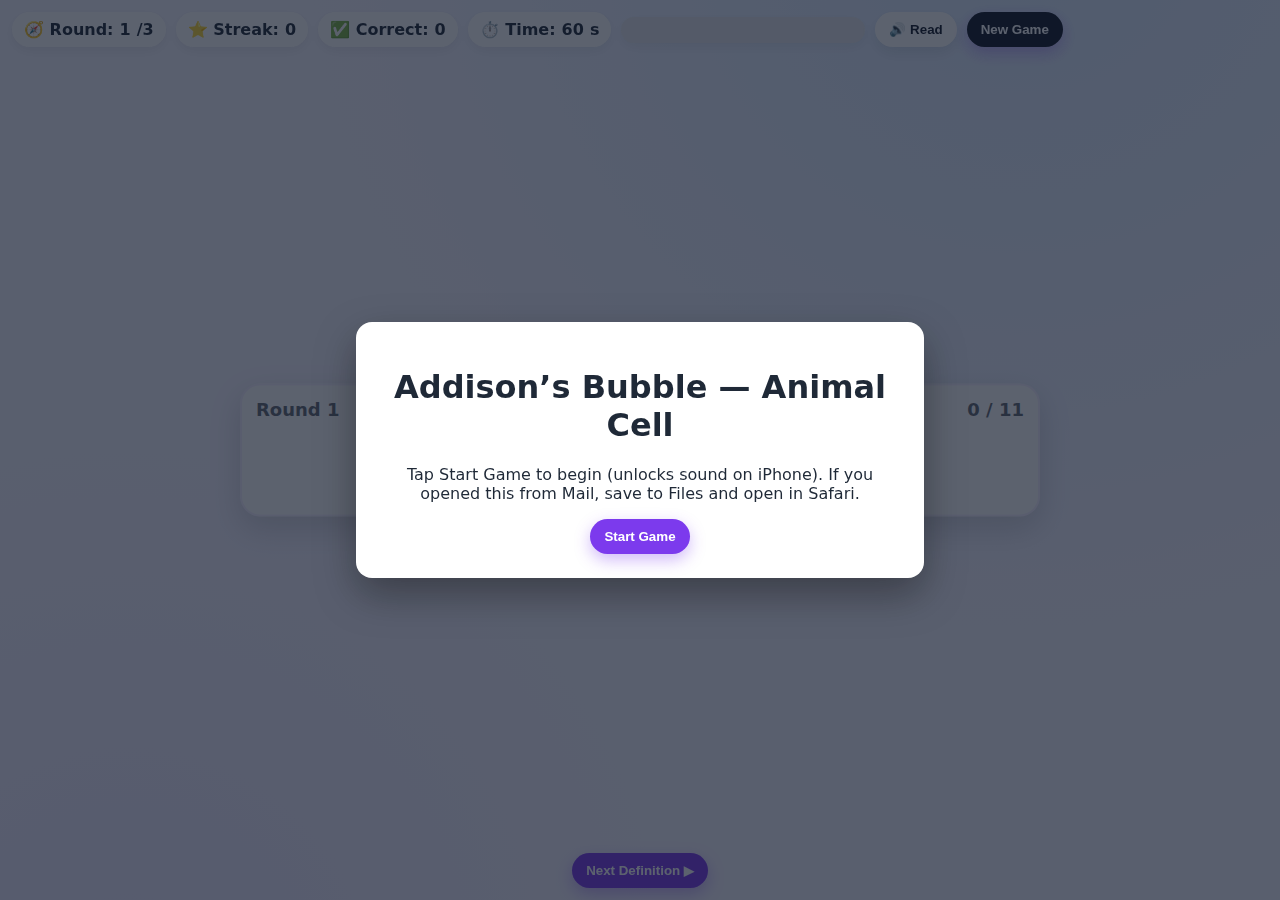
<file: Addison/games/animal_cell.html>
<!DOCTYPE html>
<html lang="en">
<head>
<meta charset="UTF-8" />
<meta name="viewport" content="width=device-width,initial-scale=1.0"/>
<title>Addison’s Bubble — Animal Cell (Drag & Tap)</title>
<style>
  :root{ --bg:#f6f4ff; --card:#ffffff; --accent:#7c3aed; --accent-3:#06b6d4; --ink:#1f2937; }
  html,body{ height:100%; margin:0; font-family: system-ui,-apple-system,Segoe UI,Roboto,Helvetica,Arial;
    background: radial-gradient(1200px 1200px at 80% -10%, #dbeafe 0%, transparent 60%),
               radial-gradient(900px 900px at 10% 110%, #ede9fe 0%, transparent 60%), var(--bg);
    color:var(--ink); overflow:hidden; -webkit-user-select:none; user-select:none; }
  .hud{ position:fixed; inset:12px 12px auto 12px; display:flex; gap:10px; align-items:center; flex-wrap:wrap; z-index:5; }
  .pill{ background:#fff; border-radius:999px; padding:8px 12px; box-shadow:0 4px 14px rgba(0,0,0,.08); font-weight:600; display:flex; align-items:center; gap:6px; }
  .btn{ cursor:pointer; border:none; border-radius:999px; padding:10px 14px; font-weight:700; background:var(--accent); color:#fff; box-shadow:0 6px 16px rgba(124,58,237,.35); }
  .btn.secondary{ background:#111827; color:#fff; }
  .btn.ghost{ background:#fff; color:#111827; box-shadow:0 6px 16px rgba(0,0,0,.1); }
  .progress{ height:10px; width:220px; background:#e5e7eb; border-radius:999px; overflow:hidden; }
  .progress>span{ display:block; height:100%; width:0; background:linear-gradient(90deg,var(--accent),var(--accent-3)); transition:width .3s ease; }

  .arena{ position:relative; width:100vw; height:100vh; overflow:hidden; }
  .definition-card{
    position:absolute; left:50%; top:50%; transform:translate(-50%,-50%); width:min(760px,88vw);
    background:var(--card); border-radius:20px; padding:22px 20px; text-align:center;
    box-shadow:0 12px 32px rgba(0,0,0,.15), inset 0 0 0 2px rgba(124,58,237,.08); z-index:3; /* above bubbles */
  }
  .definition-card h2{ margin:0 0 8px; font-size:18px; letter-spacing:.04em; text-transform:uppercase; color:#6b7280; }
  .definition{ font-size: clamp(18px, 3.2vw, 26px); font-style: italic; line-height:1.35; }
  .muted{ color:#6b7280; font-size:13px; margin-top:10px; }
  .big-score, .round-badge{ position:absolute; top:16px; font-weight:800; font-size:18px; opacity:.7; }
  .big-score{ right:16px; } .round-badge{ left:16px; }

  .bubble{
    position:absolute; display:flex; align-items:center; justify-content:center; padding:14px 18px;
    background:radial-gradient(120% 120% at 30% 30%, rgba(255,255,255,.9) 0%, rgba(255,255,255,.75) 45%, rgba(255,255,255,.65) 60%, rgba(255,255,255,.55) 100%),
               linear-gradient(180deg, rgba(124,58,237,.18), rgba(6,182,212,.18));
    border-radius:999px; box-shadow: inset 0 0 16px rgba(255,255,255,.7), 0 10px 26px rgba(0,0,0,.15);
    border:2px solid rgba(255,255,255,.7);
    transform:translate(-50%,-50%) scale(1); transition: transform .12s ease; animation: float var(--dur,12s) ease-in-out infinite;
    cursor:pointer; z-index:1; touch-action:none; /* enables smooth drag on iOS */
  }
  .bubble:hover{ transform:translate(-50%,-50%) scale(1.06); }
  .bubble span{ font-weight:800; white-space:nowrap; font-size: clamp(14px, 2.2vw, 20px); color:#0f172a; text-shadow: 0 1px 0 rgba(255,255,255,.7); }
  @keyframes float{ 0%{ transform:translate(-50%,-50%) translateY(0) scale(1); } 50%{ transform:translate(-50%,-50%) translateY(-20px) scale(1.04);} 100%{ transform:translate(-50%,-50%) translateY(0) scale(1); } }
  .pop{ animation: pop .25s ease forwards; }
  @keyframes pop{ 0%{ transform:translate(-50%,-50%) scale(1); opacity:1;}
                  60%{ transform:translate(-50%,-50%) scale(1.2); opacity:1;}
                  100%{ transform:translate(-50%,-50%) scale(0.15); opacity:0;} }
  .confetti{ position:absolute; width:6px; height:12px; border-radius:2px; opacity:.95; pointer-events:none; z-index:2; }
  .controls{ position:fixed; left:0; right:0; bottom:0; display:flex; gap:10px; padding:12px; justify-content:center; flex-wrap:wrap; }

  .overlay{ position:fixed; inset:0; background:rgba(15,23,42,.68); display:flex; align-items:center; justify-content:center; z-index:10; }
  .overlay .panel{ background:#fff; padding:24px; border-radius:16px; max-width:520px; text-align:center; box-shadow:0 16px 40px rgba(0,0,0,.35); }
</style>
</head>
<body>
  <div class="hud">
    <div class="pill">🧭 Round: <span id="round">1</span>/3</div>
    <div class="pill">⭐ Streak: <span id="streak">0</span></div>
    <div class="pill">✅ Correct: <span id="correct">0</span></div>
    <div class="pill">⏱️ Time: <span id="time">60</span>s</div>
    <div class="pill progress" title="Progress"><span id="bar"></span></div>
    <button class="btn ghost" id="speakBtn" title="Read definition aloud">🔊 Read</button>
    <button class="btn secondary" id="resetBtn">New Game</button>
  </div>

  <div class="arena" id="arena">
    <div class="definition-card" id="card">
      <div class="round-badge" id="roundBadge">Round 1</div>
      <div class="big-score" id="bigScore">0 / 11</div>
      <h2>Pop the correct cell part</h2>
      <div class="definition" id="definition">Loading…</div>
      <div class="muted">Tap to pop. Press & hold to drag bubbles apart.</div>
    </div>
  </div>

  <div class="controls">
    <button class="btn" id="nextBtn">Next Definition ▶</button>
  </div>

  <div class="overlay" id="startOverlay" aria-modal="true" role="dialog">
    <div class="panel">
      <h1>Addison’s Bubble — Animal Cell</h1>
      <p>Tap Start Game to begin (unlocks sound on iPhone). If you opened this from Mail, save to Files and open in Safari.</p>
      <button class="btn" id="startBtn">Start Game</button>
    </div>
  </div>

<script>
/* -------- DATA -------- */
/* ER = Endoplasmic Reticulum (shown in item labels) */
const VOCAB = [
  { word:"Nucleus", def:"Controls cell activities, contains DNA" },
  { word:"Mitochondria", def:"Produces energy (powerhouse of the cell)" },
  { word:"Ribosome", def:"Makes proteins" },
  { word:"Rough ER (Endoplasmic Reticulum)", def:"Transports and modifies proteins, has ribosomes" },
  { word:"Smooth ER (Endoplasmic Reticulum)", def:"Transports and modifies proteins, no ribosomes" },
  { word:"Golgi Apparatus", def:"Packages & ships proteins" },
  { word:"Cell Membrane", def:"Controls what enters and leaves the cell" },
  { word:"Cytoplasm", def:"Gel-like fluid where cell parts are suspended" },
  { word:"Lysosome", def:"Breaks down waste & old cell parts" },
  { word:"Cytoskeleton", def:"Provides structure & shape" },
  { word:"Centrioles", def:"Helps with cell division" }
];

/* -------- CONFIG -------- */
const ROUNDS = 3;
const WORDS_PER_ROUND = Math.ceil(VOCAB.length / ROUNDS);
const ROUND_TIME = [60, 45, 30];
const TIME_BONUS = 4;
const TIME_CAP   = 120;

/* -------- UTIL -------- */
const rand = (min,max)=>Math.random()*(max-min)+min;
const shuffle = arr => [...arr].sort(()=>Math.random()-0.5);
const clamp = (n,min,max)=>Math.max(min, Math.min(max,n));

/* -------- AUDIO -------- */
let audioCtx=null;
function ensureAudio(){
  try{
    if(!audioCtx){ audioCtx = new (window.AudioContext||window.webkitAudioContext)(); }
    if(audioCtx.state === 'suspended'){ audioCtx.resume(); }
  }catch(e){}
}
function blip(freq=540, dur=0.08, type='sine', gain=0.08){
  if(!audioCtx) return;
  const o = audioCtx.createOscillator(), g = audioCtx.createGain();
  o.type=type; o.frequency.value=freq; g.gain.value=gain; o.connect(g).connect(audioCtx.destination);
  o.start(); setTimeout(()=>{ try{o.stop();}catch(e){} }, dur*1000);
}
function popSound(){
  if(!audioCtx) return;
  const now=audioCtx.currentTime, o=audioCtx.createOscillator(), g=audioCtx.createGain();
  o.type='triangle'; o.frequency.setValueAtTime(220, now); o.frequency.exponentialRampToValueAtTime(60, now + 0.08);
  g.gain.setValueAtTime(0.2, now); g.gain.exponentialRampToValueAtTime(0.001, now + 0.1);
  o.connect(g).connect(audioCtx.destination); o.start(now); o.stop(now + 0.12);
}
function cheerSound(){
  if(!audioCtx) return;
  const ctx = audioCtx;
  const bufferSize = 2 * ctx.sampleRate;
  const noiseBuffer = ctx.createBuffer(1, bufferSize, ctx.sampleRate);
  const data = noiseBuffer.getChannelData(0);
  for(let i=0;i<bufferSize;i++) data[i] = (Math.random()*2-1 + Math.random()*2-1 + Math.random()*2-1)/3 * 0.4;
  const noise = ctx.createBufferSource(); noise.buffer = noiseBuffer;
  const filt = ctx.createBiquadFilter(); filt.type='bandpass'; filt.frequency.value=800; filt.Q.value=0.7;
  const g = ctx.createGain(); g.gain.value = 0.2;
  noise.connect(filt).connect(g).connect(ctx.destination);
  noise.start(); noise.stop(ctx.currentTime + 0.45);

  const o1=ctx.createOscillator(), g1=ctx.createGain();
  o1.type='sine'; o1.frequency.setValueAtTime(660, ctx.currentTime);
  o1.frequency.exponentialRampToValueAtTime(990, ctx.currentTime + 0.15);
  g1.gain.setValueAtTime(0.0, ctx.currentTime);
  g1.gain.linearRampToValueAtTime(0.22, ctx.currentTime + 0.05);
  g1.gain.exponentialRampToValueAtTime(0.001, ctx.currentTime + 0.25);
  o1.connect(g1).connect(ctx.destination); o1.start(); o1.stop(ctx.currentTime + 0.26);

  const o2=ctx.createOscillator(), g2=ctx.createGain();
  o2.type='square'; o2.frequency.setValueAtTime(440, ctx.currentTime + 0.12);
  o2.frequency.exponentialRampToValueAtTime(660, ctx.currentTime + 0.32);
  g2.gain.setValueAtTime(0.0, ctx.currentTime + 0.12);
  g2.gain.linearRampToValueAtTime(0.18, ctx.currentTime + 0.16);
  g2.gain.exponentialRampToValueAtTime(0.001, ctx.currentTime + 0.36);
  o2.connect(g2).connect(ctx.destination); o2.start(ctx.currentTime + 0.12); o2.stop(ctx.currentTime + 0.38);
}

/* -------- SPEECH -------- */
function speak(text){
  try{
    if(!('speechSynthesis' in window)) return;
    const u = new SpeechSynthesisUtterance(text);
    u.rate=1; u.pitch=1; u.lang="en-US";
    speechSynthesis.cancel(); speechSynthesis.speak(u);
  }catch(e){}
}

/* -------- DOM -------- */
const arena = document.getElementById('arena');
const card  = document.getElementById('card');
const defEl = document.getElementById('definition');
const bigScore = document.getElementById('bigScore');
const nextBtn = document.getElementById('nextBtn');
const resetBtn= document.getElementById('resetBtn');
const speakBtn= document.getElementById('speakBtn');
const timeEl   = document.getElementById('time');
const streakEl = document.getElementById('streak');
const correctEl= document.getElementById('correct');
const barEl    = document.getElementById('bar');
const roundEl  = document.getElementById('round');
const roundBadge=document.getElementById('roundBadge');
const startOverlay=document.getElementById('startOverlay');
const startBtn = document.getElementById('startBtn');

/* -------- STATE -------- */
let deck=[], roundIndex=0, roundSlice=[], current=null;
let correctTotal=0, streak=0, timer=60, timerId=null, roundActive=false, gameStarted=false;

/* -------- POSITIONS (avoid center card) -------- */
function randomBubblePositionAvoidCard(){
  const {width:w, height:h} = arena.getBoundingClientRect();
  const cRect = card.getBoundingClientRect();
  const aRect = arena.getBoundingClientRect();
  const margin = 30;
  const exLeft   = cRect.left - aRect.left - margin;
  const exTop    = cRect.top  - aRect.top  - margin;
  const exRight  = exLeft + cRect.width + margin*2;
  const exBottom = exTop  + cRect.height + margin*2;

  for(let tries=0; tries<60; tries++){
    const cx = w/2, cy = h/2;
    const radius = Math.min(w,h)/2.6;
    const angle = rand(0, Math.PI*2);
    const rJitter = rand(-radius*0.25, radius*0.25);
    let x = cx + (radius + rJitter) * Math.cos(angle);
    let y = cy + (radius + rJitter) * Math.sin(angle);
    x = clamp(x, 70, w-70); y = clamp(y, 70, h-70);
    if(x >= exLeft && x <= exRight && y >= exTop && y <= exBottom) continue;
    return {x, y};
  }
  return { x: rand(80, w-80), y: rand(80, h-80) };
}

/* -------- CONFETTI -------- */
function confettiBurst(x, y, count=24){
  const colors = ['#7c3aed','#22c55e','#06b6d4','#f59e0b','#ef4444','#3b82f6','#10b981'];
  for(let i=0;i<count;i++){
    const c = document.createElement('div');
    c.className='confetti'; c.style.left = (x-3)+'px'; c.style.top  = (y-6)+'px';
    c.style.background = colors[Math.floor(Math.random()*colors.length)];
    arena.appendChild(c);
    const dx = rand(-160,160), dy = rand(-220, -60);
    c.animate([{ transform:`translate(0,0)`, opacity:1 },
               { transform:`translate(${dx}px, ${dy}px)`, opacity:0 }],
               { duration: 650 + Math.random()*500, easing: 'cubic-bezier(.15,.85,.35,1)' })
     .onfinish = ()=> c.remove();
  }
}

/* -------- DRAG / TAP SETTINGS -------- */
const HOLD_MS = 150;     // press & hold threshold to start drag
const MOVE_PX = 5;       // movement to consider as drag (px)

/* Limit bubble to arena bounds */
function boundToArena(x, y){
  const r = arena.getBoundingClientRect();
  const pad = 40; // keep fully visible
  return {
    x: clamp(x, pad, r.width - pad),
    y: clamp(y, pad, r.height - pad)
  };
}

/* -------- BUBBLES -------- */
function makeBubble(text, isCorrect=false){
  const b = document.createElement('div');
  b.className='bubble';
  const {x,y} = randomBubblePositionAvoidCard();
  b.style.left = x+'px'; b.style.top  = y+'px';
  b.style.setProperty('--dur', `${rand(9,14)}s`);
  b.innerHTML = `<span>${text}</span>`;

  // Drag / Tap logic
  let pointerId = null, startTime = 0, startX = 0, startY = 0, startLeft = 0, startTop = 0;
  let dragging = false;

  const onPointerDown = (e) => {
    if(!roundActive) return;
    ensureAudio();
    pointerId = e.pointerId || 'touch';
    b.setPointerCapture?.(pointerId);
    startTime = Date.now();
    startX = e.clientX; startY = e.clientY;
    startLeft = parseFloat(b.style.left); startTop = parseFloat(b.style.top);
    dragging = false;
    // Raise above other bubbles while dragging (but still under card z-index=3)
    b.style.zIndex = '2';
  };

  const onPointerMove = (e) => {
    if(pointerId == null) return;
    const dt = Date.now() - startTime;
    const dx = e.clientX - startX;
    const dy = e.clientY - startY;
    const movedEnough = Math.hypot(dx,dy) > MOVE_PX;

    if(dt > HOLD_MS || movedEnough){
      // become draggable
      dragging = true;
      // stop bobbing while dragging
      b.style.animation = 'none';
      const newPos = boundToArena(startLeft + dx, startTop + dy);
      b.style.left = newPos.x + 'px';
      b.style.top  = newPos.y + 'px';
    }
  };

  const onPointerUp = (e) => {
    if(pointerId == null) return;
    // restore gentle float after drag
    if(dragging){ b.style.animation = ''; }
    b.releasePointerCapture?.(pointerId);
    pointerId = null;

    if(!roundActive) return;

    if(!dragging){
      // QUICK TAP = select (pop)
      b.classList.add('pop');
      setTimeout(()=> b.remove(), 180);
      if(isCorrect){
        if(audioCtx){ popSound(); cheerSound(); }
        handleCorrectAt(b);
      }else{
        if(audioCtx){ blip(260, .07, 'square', .09); }
        streak = 0; streakEl.textContent = streak;
        card.animate(
          [{boxShadow:'0 12px 32px rgba(0,0,0,.15), inset 0 0 0 2px rgba(239,68,68,.5)'},
           {boxShadow:'0 12px 32px rgba(0,0,0,.15), inset 0 0 0 2px rgba(124,58,237,.08)'}],
          {duration:300, easing:'ease-out'}
        );
      }
    }else{
      // DRAG RELEASE — keep placed position
    }

    // return z-index to normal
    b.style.zIndex = '1';
  };

  b.addEventListener('pointerdown', onPointerDown);
  b.addEventListener('pointermove', onPointerMove);
  b.addEventListener('pointerup', onPointerUp);
  b.addEventListener('pointercancel', onPointerUp);

  arena.appendChild(b);
}

function handleCorrectAt(el){
  // use element's current position for confetti
  const rect = el.getBoundingClientRect();
  const aRect = arena.getBoundingClientRect();
  const bx = rect.left - aRect.left + rect.width/2;
  const by = rect.top  - aRect.top  + rect.height/2;

  correctTotal++; streak++;
  correctEl.textContent = correctTotal; streakEl.textContent = streak;
  barEl.style.width = `${(correctTotal/VOCAB.length)*100}%`;
  bigScore.textContent = `${correctTotal} / ${VOCAB.length}`;
  timer = Math.min(timer + TIME_BONUS, TIME_CAP);
  timeEl.textContent = Math.ceil(timer);
  confettiBurst(bx,by,26);

  roundActive = false;
  setTimeout(()=> nextRoundStep(), 550);
}

function clearBubbles(){ document.querySelectorAll('.bubble').forEach(b=>b.remove()); }

/* -------- ROUNDS -------- */
function sliceForRound(idx){
  const start = idx * WORDS_PER_ROUND;
  const end   = Math.min(start + WORDS_PER_ROUND, deck.length);
  return deck.slice(start, end).map(v => ({...v, seen:false}));
}
function pickCurrent(){
  const rem = roundSlice.filter(r => !r.seen);
  if(rem.length === 0) return null;
  const q = rem[Math.floor(Math.random()*rem.length)];
  q.seen = true; return q;
}
function buildStep(){
  clearBubbles();
  current = pickCurrent();
  if(!current){ nextRound(); return; }
  defEl.textContent = current.def;
  const pool = shuffle(VOCAB.filter(v => v.word !== current.word)).slice(0,3);
  const options = shuffle([current, ...pool]);
  options.forEach(opt => makeBubble(opt.word, opt.word === current.word));
  // ambience bubbles (drag-able too but harmless)
  ['✨','🌟','💧','🔮','🫧'].sort(()=>Math.random()-0.5).slice(0,3)
    .forEach(sym => makeBubble(sym, false));
}
function nextRoundStep(){ roundActive = true; buildStep(); }
function nextRound(){
  stopTimer(); roundActive=false; clearBubbles();
  if(roundIndex + 1 >= ROUNDS){
    defEl.innerHTML = `🎉 All rounds finished! Final score: <b>${correctTotal}</b> / <b>${VOCAB.length}</b>.`;
    return;
  }
  defEl.innerHTML = `✅ Round ${roundIndex+1} complete!<br><small>Get ready… next round has less time.</small>`;
  setTimeout(()=>{ roundIndex++; startRound(); }, 1200);
}
function startRound(){
  roundEl.textContent = (roundIndex + 1);
  roundBadge.textContent = `Round ${roundIndex + 1}`;
  roundSlice = sliceForRound(roundIndex);
  if(roundSlice.length===0){ if(roundIndex+1<ROUNDS){ roundIndex++; return startRound(); } return endGame(); }
  startTimer(ROUND_TIME[roundIndex] ?? 30);
  roundActive = true;
  buildStep();
}
function endGame(){ stopTimer(); roundActive=false; clearBubbles();
  defEl.innerHTML = `🎉 Game finished! Final score: <b>${correctTotal}</b> / <b>${VOCAB.length}</b>.`; }

/* -------- TIMER -------- */
function startTimer(startAt){
  stopTimer(); timer = startAt; timeEl.textContent = Math.ceil(timer);
  timerId = setInterval(()=>{
    timer -= 1; timeEl.textContent = Math.max(0, Math.ceil(timer));
    if(timer <= 0){
      stopTimer(); roundActive=false; clearBubbles();
      defEl.innerHTML = `⏰ Time’s up for Round ${roundIndex+1}!<br><small>You’ve got <b>${correctTotal}</b> / <b>${VOCAB.length}</b> so far.</small>`;
    }
  }, 1000);
}
function stopTimer(){ if(timerId){ clearInterval(timerId); timerId=null; }}

/* -------- FLOW -------- */
function startGame(){
  gameStarted = true; deck = shuffle(VOCAB); roundIndex = 0;
  correctTotal=0; streak=0; barEl.style.width='0%';
  correctEl.textContent='0'; streakEl.textContent='0';
  bigScore.textContent = `0 / ${VOCAB.length}`;
  roundSlice = sliceForRound(0); startRound();
}

/* -------- CONTROLS -------- */
nextBtn.addEventListener('click', ()=>{ if(!gameStarted) return; if(!roundActive) nextRoundStep(); else { streak=0; streakEl.textContent='0'; nextRoundStep(); }});
resetBtn.addEventListener('click', ()=>{ if(!gameStarted) return; stopTimer(); startGame(); });
speakBtn.addEventListener('click', ()=> speak(`Definition: ${current ? current.def : ''}`));

/* -------- START OVERLAY -------- */
startBtn.addEventListener('click', ()=>{
  ensureAudio(); // unlock/resume audio on iOS
  startOverlay.style.display='none';
  setTimeout(()=> startGame(), 0);
});

/* iOS: resume audio if Safari suspends it after tabbing */
document.addEventListener('visibilitychange', ()=>{ if(document.visibilityState==='visible' && audioCtx){ audioCtx.resume?.(); }});
</script>
</body>
</html>
</file>
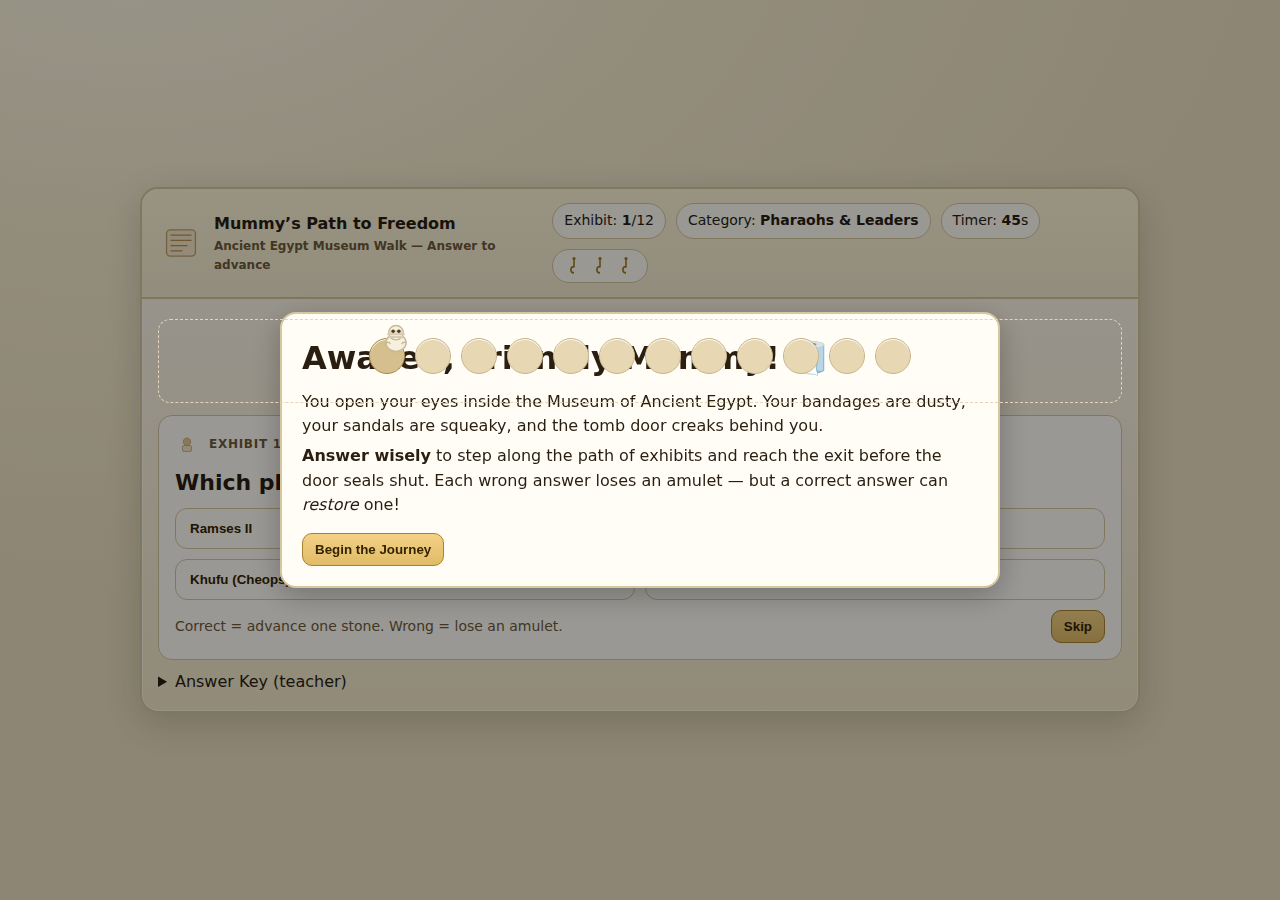
<file: Addison/games/mummy.html>
<!DOCTYPE html>
<html lang="en">
<head>
<meta charset="utf-8" />
<meta name="viewport" content="width=device-width,initial-scale=1" />
<title>Mummy’s Path to Freedom — Ancient Egypt Museum Walk</title>
<style>
  :root{
    --paper:#faf3e1; --paper2:#f3e8cb; --ink:#2a1e11; --sub:#6f5a3b;
    --frame:#d6c79f; --card:#fffaf0; --accent:#bd8f2d;
    --good:#1e7e4d; --bad:#a53b3b; --stone:#e7d7b3; --stoneB:#c7b48b;
    --stoneActive:#d6bf8e; --stoneActiveB:#a88a4a; --stoneDone:#9fd0a7; --stoneDoneB:#2f905f;
  }
  *{box-sizing:border-box}
  html,body{height:100%}
  body{
    margin:0; color:var(--ink);
    background: radial-gradient(1200px 700px at 10% -10%, #fff9e7, #f5ebcf 45%, #ecdfc1 100%), var(--paper);
    font-family: ui-sans-serif, system-ui, -apple-system, "Segoe UI", Roboto, Inter, Helvetica, Arial, sans-serif;
    line-height:1.55; display:flex; align-items:center; justify-content:center; padding:18px;
  }
  .app{
    width:min(1000px,100%); background:linear-gradient(180deg,var(--card),var(--paper2));
    border:2px solid var(--frame); border-radius:18px; overflow:hidden;
    box-shadow:0 10px 36px rgba(0,0,0,.16), inset 0 0 0 1px rgba(255,255,255,.55);
  }
  header{
    display:flex; justify-content:space-between; align-items:center; gap:12px;
    padding:14px 18px; border-bottom:2px solid var(--frame);
    background:linear-gradient(180deg,#fff5d8,#f4ebd0);
  }
  .logo{display:flex; align-items:center; gap:12px; font-weight:800}
  .logo svg{width:44px;height:44px}
  .title{display:flex; flex-direction:column}
  .subtitle{font-size:12px; color:var(--sub)}
  .hud{display:flex; gap:10px; flex-wrap:wrap}
  .pill{background:#fffdf5;border:1px solid var(--frame);border-radius:999px;padding:6px 11px;font-size:14px}
  .amulets{display:flex; gap:6px; align-items:center}
  .amulet{width:20px; height:20px}
  main{padding:16px}

  /* Intro overlay */
  .overlay{
    position:fixed; inset:0; background:rgba(0,0,0,.4);
    display:flex; align-items:center; justify-content:center; padding:20px;
  }
  .intro{
    width:min(720px,100%); background:#fffdf6; border:2px solid var(--frame); border-radius:16px; padding:20px;
    box-shadow:0 8px 30px rgba(0,0,0,.25);
  }
  .intro h1{margin:0 0 6px}
  .intro p{margin:.3em 0}
  .intro .btn{margin-top:10px}

  /* Path area */
  .pathWrap{position:relative; margin:4px auto 12px; padding:18px 12px 28px; border:1px dashed #e3d5b6; border-radius:12px}
  .path{display:flex; flex-wrap:wrap; gap:10px; align-items:center; justify-content:center}
  .stone{width:36px; height:36px; border-radius:50%; background:var(--stone); border:1.5px solid var(--stoneB); box-shadow:inset 0 1px 0 #fff}
  .stone.active{background:var(--stoneActive); border-color:var(--stoneActiveB)}
  .stone.done{background:var(--stoneDone); border-color:var(--stoneDoneB)}
  .mummy{
    position:absolute; top: -6px; /* above stones */
    width:46px; height:46px; transform:translateX(0);
    transition: transform .35s ease;
  }

  /* Quiz card */
  .card{background:#fffef7; border:1px solid var(--frame); border-radius:14px; padding:16px}
  .museum-label{display:flex; align-items:center; gap:10px; color:var(--sub); text-transform:uppercase; letter-spacing:.06em; font-weight:800; font-size:12px}
  .museum-label svg{width:24px;height:24px}
  .prompt{font-weight:900; font-size:22px; margin:.45em 0 .2em}
  .clue{color:var(--sub); font-size:14px; margin:.2em 0 .4em}
  .choices{display:grid; gap:10px; margin-top:8px}
  @media (min-width:720px){ .choices{grid-template-columns:1fr 1fr} }
  .choice{ text-align:left; cursor:pointer; padding:12px 14px; border-radius:12px; background:#fffef9; border:1px solid var(--frame); transition:.15s }
  .choice:hover{ transform:translateY(-1px); box-shadow:0 2px 0 #eadbbb }
  .choice.correct{background:#eef8f1; border-color:#2f905f; color:#14492b}
  .choice.wrong{background:#fdecec; border-color:#c96262; color:#6b1f1f}
  .foot{display:flex; align-items:center; justify-content:space-between; margin-top:10px; color:var(--sub); font-size:14px}
  button{ background:linear-gradient(180deg,#f3d186,#e0bb67); color:#352400; border:1px solid #a9822d; border-radius:10px; font-weight:800; padding:8px 12px; cursor:pointer }
  .hidden{display:none !important}
  .end{text-align:center; padding:30px 16px}
  .end h2{margin:0 0 8px; color:#3a2a08}
  details summary{cursor:pointer}

  /* Tomb warning / door */
  .tombWarn{display:none; align-items:center; gap:8px; color:#7a4c2a; font-weight:700; margin:6px 0 0}
  .tombWarn.show{display:flex}
  .door{width:28px;height:28px}
</style>
</head>
<body>
<div class="app" role="application" aria-label="Mummy’s Path to Freedom">
  <header>
    <div class="logo">
      <!-- Papyrus scroll icon -->
      <svg viewBox="0 0 64 64" aria-hidden="true">
        <rect x="10" y="12" width="44" height="40" rx="6" fill="#f5e7c7" stroke="#bfa06c" stroke-width="2"/>
        <path d="M16 20h32M16 28h32M16 36h26M16 44h18" stroke="#b78f55" stroke-width="2"/>
      </svg>
      <div class="title">
        <div>Mummy’s Path to Freedom</div>
        <div class="subtitle">Ancient Egypt Museum Walk — Answer to advance</div>
      </div>
    </div>
    <div class="hud" aria-live="polite">
      <div class="pill">Exhibit: <strong id="qIndex">1</strong>/<span id="qTotal">12</span></div>
      <div class="pill">Category: <strong id="qCat">—</strong></div>
      <div class="pill">Timer: <strong id="qTime">45</strong>s</div>
      <div class="pill amulets" title="Amulets (lives)">
        <svg class="amulet" viewBox="0 0 64 64"><path d="M32 6v28a10 10 0 1 0 0 20" fill="none" stroke="#a3771f" stroke-width="5"/><circle cx="32" cy="8" r="5" fill="#a3771f"/></svg>
        <svg class="amulet" viewBox="0 0 64 64"><path d="M32 6v28a10 10 0 1 0 0 20" fill="none" stroke="#a3771f" stroke-width="5"/><circle cx="32" cy="8" r="5" fill="#a3771f"/></svg>
        <svg class="amulet" viewBox="0 0 64 64"><path d="M32 6v28a10 10 0 1 0 0 20" fill="none" stroke="#a3771f" stroke-width="5"/><circle cx="32" cy="8" r="5" fill="#a3771f"/></svg>
      </div>
    </div>
  </header>

  <main>
    <!-- Intro overlay -->
    <div id="overlay" class="overlay">
      <div class="intro">
        <h1>Awaken, Friendly Mummy! 🧻</h1>
        <p>You open your eyes inside the Museum of Ancient Egypt. Your bandages are dusty, your sandals are squeaky, and the tomb door creaks behind you.</p>
        <p><strong>Answer wisely</strong> to step along the path of exhibits and reach the exit before the door seals shut. Each wrong answer loses an amulet — but a correct answer can <em>restore</em> one!</p>
        <button id="beginBtn" class="btn">Begin the Journey</button>
      </div>
    </div>

    <!-- Path with mummy -->
    <div class="pathWrap">
      <div id="tombWarn" class="tombWarn">
        <svg class="door" viewBox="0 0 64 64"><rect x="14" y="10" width="36" height="44" rx="4" fill="#c6a26e" stroke="#a8824d" stroke-width="2"/></svg>
        The tomb door trembles… (0 amulets left)
      </div>
      <div id="path" class="path"></div>
      <!-- Cartoon-friendly mummy -->
      <svg id="mummy" class="mummy" viewBox="0 0 64 64" aria-hidden="true">
        <!-- body -->
        <g id="mWrap">
          <ellipse cx="32" cy="40" rx="14" ry="12" fill="#f7f0dc" stroke="#c9b89a" stroke-width="2"/>
          <circle cx="32" cy="26" r="10" fill="#f7f0dc" stroke="#c9b89a" stroke-width="2"/>
          <!-- bandages -->
          <path d="M22 24h20M20 28h24M22 32h20" stroke="#d8cdb4" stroke-width="3"/>
          <!-- eyes -->
          <circle cx="28" cy="24" r="2.4" fill="#4b3a1f"/>
          <circle cx="36" cy="24" r="2.4" fill="#4b3a1f"/>
          <!-- arms/legs -->
          <path d="M18 40 Q22 38 24 42M46 40 Q42 38 40 42M26 50 Q28 54 30 52M38 50 Q36 54 34 52" stroke="#c9b89a" stroke-width="2" fill="none"/>
        </g>
      </svg>
    </div>

    <!-- Quiz -->
    <div class="card" id="quizCard">
      <div class="museum-label" id="label"></div>
      <h2 class="prompt" id="prompt">Loading…</h2>
      <div class="clue" id="clue"></div>
      <div class="choices" id="choices" role="listbox" aria-label="Answer choices"></div>
      <div class="foot">
        <span>Correct = advance one stone. Wrong = lose an amulet.</span>
        <div>
          <button id="skipBtn" title="Skip this question">Skip</button>
          <button id="nextBtn" class="hidden">Next</button>
        </div>
      </div>
    </div>

    <!-- End -->
    <div class="end hidden" id="end">
      <h2 id="endTitle">You reached the Tomb! 🏺</h2>
      <p id="endMsg"></p>
      <p><strong>Score:</strong> <span id="scoreOut">0</span>/<span id="qTotal2">12</span></p>
      <button onclick="restart()">Walk Again</button>
    </div>

    <details style="margin-top:10px">
      <summary>Answer Key (teacher)</summary>
      <ol id="answerKey"></ol>
    </details>
  </main>
</div>

<script>
/* ========= Sound (gentle chime / thud / footstep via WebAudio) ========= */
const AudioC = window.AudioContext || window.webkitAudioContext;
let actx=null;
function initAudio(){ if(!actx) actx = new AudioC(); }
function tone(freq=880, dur=0.16, type="sine", gain=0.05){
  if(!actx) return;
  const o=actx.createOscillator(), g=actx.createGain();
  o.type=type; o.frequency.value=freq; g.gain.value=gain; o.connect(g); g.connect(actx.destination);
  o.start(); setTimeout(()=>{ g.gain.exponentialRampToValueAtTime(0.0001, actx.currentTime+dur); o.stop(actx.currentTime+dur+0.02); }, 10);
}
function chime(){ tone(1046,0.14,"sine",0.06); setTimeout(()=>tone(1318,0.14,"sine",0.05),110); }
function thud(){
  if(!actx) return;
  const o=actx.createOscillator(), g=actx.createGain();
  o.type="triangle"; o.frequency.setValueAtTime(120, actx.currentTime);
  o.frequency.exponentialRampToValueAtTime(42, actx.currentTime+0.26);
  g.gain.value=0.07; o.connect(g); g.connect(actx.destination);
  o.start(); o.stop(actx.currentTime+0.28);
}
function step(){ tone(300,0.05,"square",0.03); }

/* ========= Icons per category ========= */
const ICONS = {
  "Pharaohs & Leaders": `<svg viewBox="0 0 64 64"><path d="M42 26c0 5.5-4.5 10-10 10s-10-4.5-10-10 4.5-10 10-10 10 4.5 10 10Z" fill="#e6c98e" stroke="#bfa06c" stroke-width="2"/><rect x="20" y="36" width="24" height="16" rx="4" fill="#f6e7c3" stroke="#bfa06c" stroke-width="2"/></svg>`,
  "Gods & Beliefs": `<svg viewBox="0 0 64 64"><path d="M32 6v52M12 32h40" stroke="#bfa06c" stroke-width="4"/><circle cx="32" cy="20" r="8" fill="#f0d59a" stroke="#bfa06c" stroke-width="2"/></svg>`,
  "Pyramids & Tombs": `<svg viewBox="0 0 64 64"><path d="M32 8L58 48H6Z" fill="#e8d09f" stroke="#bfa06c" stroke-width="2"/></svg>`,
  "Ancient Egypt Facts": `<svg viewBox="0 0 64 64"><rect x="12" y="12" width="40" height="40" rx="6" fill="#f5e7c7" stroke="#bfa06c" stroke-width="2"/><path d="M20 24h24M20 34h24M20 44h18" stroke="#b78f55" stroke-width="2"/></svg>`
};

/* ========= Worksheet-aligned Question Bank ========= */
const BANK = [
  // Pharaohs & Leaders
  {q:"Which pharaoh was a female ruler who focused on trade instead of war?", choices:["Hatshepsut","Nefertiti","Cleopatra VII","Sobekneferu"], answer:0, cat:"Pharaohs & Leaders"},
  {q:"Who was the young king whose tomb was found mostly untouched?", choices:["Akhenaten","Tutankhamun","Khufu","Djoser"], answer:1, cat:"Pharaohs & Leaders"},
  {q:"Which pharaoh built the Great Pyramid at Giza?", choices:["Khufu (Cheops)","Sneferu","Pepi II","Ramses II"], answer:0, cat:"Pharaohs & Leaders"},
  {q:"Who was known as Egypt’s first great engineer, helping design early pyramids?", choices:["Imhotep","Amenhotep III","Thutmose III","Narmer"], answer:0, cat:"Pharaohs & Leaders"},
  {q:"Who expanded Egypt’s empire through conquest and war?", choices:["Thutmose III","Narmer","Djoser","Pepi II"], answer:0, cat:"Pharaohs & Leaders"},
  {q:"Which pharaoh ruled for over 60 years and built more monuments than anyone else?", choices:["Ramses II","Khafre","Tutankhamun","Amenemhat I"], answer:0, cat:"Pharaohs & Leaders"},

  // Gods & Beliefs
  {q:"What did Amon-Re represent to the Egyptians?", choices:["The Sun","The Nile","War","Writing"], answer:0, cat:"Gods & Beliefs"},
  {q:"What was Osiris the god of?", choices:["The Underworld and rebirth","The desert","The sky","Crafts"], answer:0, cat:"Gods & Beliefs"},
  {q:"Which god was believed to weigh people’s hearts after they died?", choices:["Anubis","Horus","Ra","Ptah"], answer:0, cat:"Gods & Beliefs"},
  {q:"What animal was sacred to Anubis?", choices:["Jackal","Cat","Ibis","Crocodile"], answer:0, cat:"Gods & Beliefs"},
  {q:"Every pharaoh was thought to be which god in human form?", choices:["Horus","Set","Thoth","Ra"], answer:0, cat:"Gods & Beliefs"},

  // Pyramids & Tombs
  {q:"What was the main purpose of the pyramids?", choices:["Royal tombs / burials","Temples for living gods","Storage buildings","Houses"], answer:0, cat:"Pyramids & Tombs"},
  {q:"What city is home to the Great Pyramid?", choices:["Giza","Memphis","Thebes","Saqqara"], answer:0, cat:"Pyramids & Tombs"},
  {q:"What is the Valley of the Kings, and who was buried there?", choices:["A royal cemetery for New Kingdom pharaohs","A market for traders","A harbor on the Nile","A village for pyramid workers"], answer:0, cat:"Pyramids & Tombs"},
  {q:"What structure stands in front of the Pyramid of Khafre?", choices:["The Great Sphinx","An obelisk","A lighthouse","A ziggurat"], answer:0, cat:"Pyramids & Tombs"},

  // Bonus facts
  {q:"What is the name for the king or queen of ancient Egypt?", choices:["Pharaoh","Emperor","Caesar","Sultan"], answer:0, cat:"Ancient Egypt Facts"},
  {q:"Egypt was originally divided into two kingdoms. What were they called?", choices:["Upper Egypt and Lower Egypt","North Egypt and South Egypt","East Egypt and West Egypt","Old Egypt and New Egypt"], answer:0, cat:"Ancient Egypt Facts"},
  {q:"Which ruler was first to unite Upper and Lower Egypt?", choices:["Narmer (Menes)","Ramses II","Thutmose III","Khufu"], answer:0, cat:"Ancient Egypt Facts"},
  {q:"When a pharaoh died, what process preserved the body before burial?", choices:["Mummification","Cremation","Freezing","Cloning"], answer:0, cat:"Ancient Egypt Facts"},
];

/* ========= Settings ========= */
const QUESTIONS_PER_RUN = 12;     // 12 stones/steps
const TIME_PER_Q = 45;            // seconds per question
const MAX_AMULETS = 3;

/* ========= DOM ========= */
const overlay = document.getElementById('overlay');
const beginBtn = document.getElementById('beginBtn');

const qIndex = document.getElementById('qIndex');
const qTotal = document.getElementById('qTotal');
const qTotal2 = document.getElementById('qTotal2');
const qCat = document.getElementById('qCat');
const qTime = document.getElementById('qTime');

const path = document.getElementById('path');
const tombWarn = document.getElementById('tombWarn');
const mummy = document.getElementById('mummy');

const label = document.getElementById('label');
const promptEl = document.getElementById('prompt');
const clueEl = document.getElementById('clue');
const choicesEl = document.getElementById('choices');
const nextBtn = document.getElementById('nextBtn');
const skipBtn = document.getElementById('skipBtn');
const quizCard = document.getElementById('quizCard');
const endView = document.getElementById('end');
const scoreOut = document.getElementById('scoreOut');
const endTitle = document.getElementById('endTitle');
const endMsg = document.getElementById('endMsg');
const answerKey = document.getElementById('answerKey');
const amuletEls = [...document.querySelectorAll('.amulet')];

let order=[], idx=0, score=0, timeLeft=TIME_PER_Q, timer=null, amulets=MAX_AMULETS;

/* ========= Helpers ========= */
function shuffle(a){ for(let i=a.length-1;i>0;i--){ const j=Math.floor(Math.random()*(i+1)); [a[i],a[j]]=[a[j],a[i]]; } return a; }
function sampleQuestions(){ const b=[...BANK]; shuffle(b); return b.slice(0, QUESTIONS_PER_RUN); }
function drawPath(){
  path.innerHTML='';
  for(let i=0;i<QUESTIONS_PER_RUN;i++){
    const s=document.createElement('div');
    s.className='stone'+(i===0?' active':'');
    s.setAttribute('aria-label',`Exhibit ${i+1}`);
    path.appendChild(s);
  }
  placeMummyAt(0);
}
function updateStones(){
  const stones=[...document.querySelectorAll('.stone')];
  stones.forEach((s,i)=>{ s.classList.remove('active'); if(i<idx) s.classList.add('done'); });
  if(stones[idx]) stones[idx].classList.add('active');
}
function placeMummyAt(i){
  const stones=[...document.querySelectorAll('.stone')];
  if(!stones[i]) return;
  const target = stones[i];
  const wrapRect = path.getBoundingClientRect();
  const targetRect = target.getBoundingClientRect();
  const offset = targetRect.left - wrapRect.left + (targetRect.width/2) - (mummy.getBBox().width/2);
  mummy.style.transform = `translateX(${offset}px)`;
}
function fillAnswerKey(){
  answerKey.innerHTML='';
  order.forEach(q=>{
    const li=document.createElement('li');
    li.textContent=`${q.q} — ${q.choices[q.answer]} (${q.cat})`;
    answerKey.appendChild(li);
  });
}
function setAmulets(n){
  amulets = Math.max(0, Math.min(MAX_AMULETS, n));
  amuletEls.forEach((el, i)=>{
    const on = i < amulets;
    el.style.opacity = on ? 1 : 0.25;
  });
  tombWarn.classList.toggle('show', amulets===0);
}

/* ========= Game Flow ========= */
function start(){
  qTotal.textContent=QUESTIONS_PER_RUN;
  qTotal2.textContent=QUESTIONS_PER_RUN;
  order=sampleQuestions(); fillAnswerKey();
  idx=0; score=0; timeLeft=TIME_PER_Q; setAmulets(MAX_AMULETS);
  quizCard.classList.remove('hidden'); endView.classList.add('hidden');
  drawPath(); show();
  window.addEventListener('resize', ()=>placeMummyAt(idx));
}
function show(){
  clearInterval(timer); initAudio();
  const q=order[idx];
  qIndex.textContent=idx+1; qCat.textContent=q.cat; qTime.textContent=timeLeft;
  label.innerHTML = (ICONS[q.cat]||"") + `<span>Exhibit ${idx+1} — ${q.cat}</span>`;
  promptEl.textContent=q.q; clueEl.textContent=q.clue||""; choicesEl.innerHTML='';
  const orderChoices=q.choices.map((c,i)=>({c,i})); shuffle(orderChoices).forEach(({c,i})=>{
    const b=document.createElement('button'); b.className='choice'; b.textContent=c; b.onclick=()=>check(i,b); choicesEl.appendChild(b);
  });
  nextBtn.classList.add('hidden'); skipBtn.disabled=false; updateStones(); placeMummyAt(idx);
  timer=setInterval(()=>{ timeLeft--; qTime.textContent=timeLeft; if(timeLeft<=0){ clearInterval(timer); lock(false); thud(); } },1000);
}
function check(i,btn){
  const q=order[idx]; const correct=(i===q.answer);
  if(correct){
    score++; btn.classList.add('correct'); chime(); step();
    setAmulets(Math.min(MAX_AMULETS, amulets+1)); // redeem one on correct
  }else{
    btn.classList.add('wrong'); thud(); setAmulets(amulets-1);
  }
  lock(correct);
}
function lock(){
  clearInterval(timer);
  const q=order[idx];
  [...document.querySelectorAll('.choice')].forEach(b=>{ b.disabled=true; if(b.textContent===q.choices[q.answer]) b.classList.add('correct'); });
  nextBtn.classList.remove('hidden'); skipBtn.disabled=true;
}
function next(){
  if(idx < QUESTIONS_PER_RUN-1){
    idx++; timeLeft=TIME_PER_Q; show();
    if(order[idx-1]) placeMummyAt(idx); // move along path
  }else{
    end(true);
  }
}
function skip(){ next(); }
function end(reachedEnd){
  quizCard.classList.add('hidden'); endView.classList.remove('hidden'); scoreOut.textContent=score;
  if(reachedEnd){
    if(score>=Math.ceil(QUESTIONS_PER_RUN*0.8)) { endTitle.textContent="You reached the Tomb! 🏺"; endMsg.textContent="Golden light floods the hall — freedom!"; }
    else if(score>=Math.ceil(QUESTIONS_PER_RUN*0.6)) { endTitle.textContent="So close to the Tomb…"; endMsg.textContent="One more stroll through the exhibits will do it."; }
    else { endTitle.textContent="The Tomb Remains Sealed…"; endMsg.textContent="Study the labels and try again."; }
  }else{
    endTitle.textContent="The Tomb Remains Sealed…"; endMsg.textContent="Your torch flickers out — but the afterlife awaits another try!";
  }
}
function restart(){ start(); }

/* ========= Events ========= */
beginBtn.addEventListener('click', ()=>{
  overlay.remove(); initAudio();
});
nextBtn.addEventListener('click', next);
skipBtn.addEventListener('click', skip);
document.body.addEventListener('click', initAudio, {once:true}); // enable audio on first gesture

// Kickoff after slight delay (so layout exists for mummy placement)
setTimeout(start, 50);
</script>
</body>
</html>
</file>
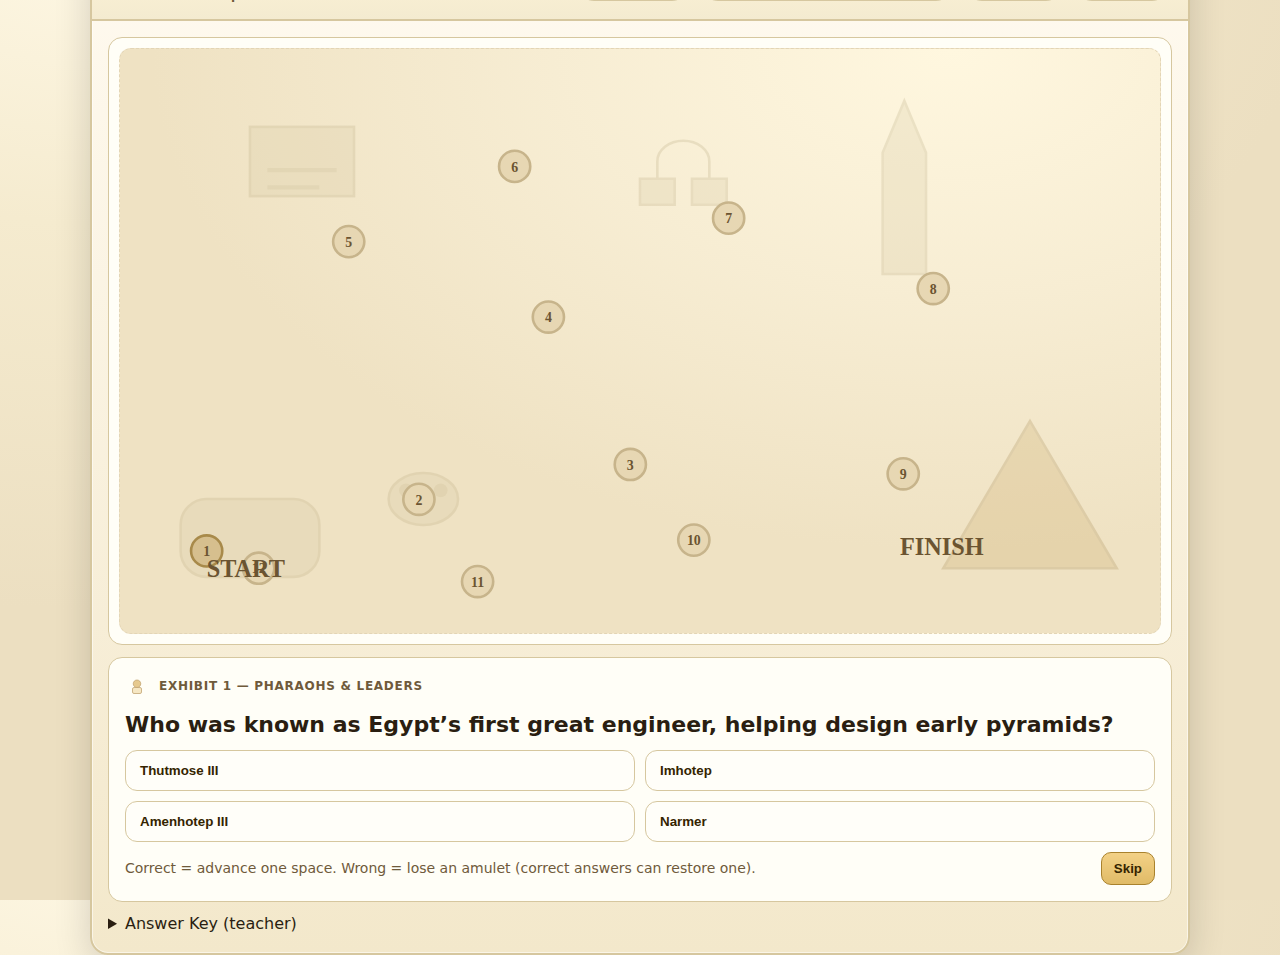
<file: Addison/games/mummy2.html>
<!DOCTYPE html>
<html lang="en">
<head>
<meta charset="utf-8" />
<meta name="viewport" content="width=device-width,initial-scale=1" />
<title>Mummy’s Path to Freedom — Museum Map Edition</title>
<style>
  :root{
    --paper:#faf3e1; --paper2:#f3e8cb; --ink:#2a1e11; --sub:#6f5a3b;
    --frame:#d6c79f; --card:#fffaf0; --accent:#bd8f2d;
    --good:#1e7e4d; --bad:#a53b3b; --stone:#e7d7b3; --stoneB:#c7b48b;
    --stoneActive:#d6bf8e; --stoneActiveB:#a88a4a; --stoneDone:#9fd0a7; --stoneDoneB:#2f905f;
  }
  *{box-sizing:border-box}
  html,body{height:100%}
  body{
    margin:0; color:var(--ink);
    background: radial-gradient(1200px 700px at 10% -10%, #fff9e7, #f5ebcf 45%, #ecdfc1 100%), var(--paper);
    font-family:ui-sans-serif, system-ui, -apple-system, "Segoe UI", Roboto, Inter, Helvetica, Arial, sans-serif;
    line-height:1.55; display:flex; align-items:center; justify-content:center; padding:18px;
  }
  .app{
    width:min(1100px,100%); background:linear-gradient(180deg,var(--card),var(--paper2));
    border:2px solid var(--frame); border-radius:18px; overflow:hidden;
    box-shadow:0 10px 36px rgba(0,0,0,.16), inset 0 0 0 1px rgba(255,255,255,.55);
  }
  header{
    display:flex; justify-content:space-between; align-items:center; gap:12px;
    padding:14px 18px; border-bottom:2px solid var(--frame);
    background:linear-gradient(180deg,#fff5d8,#f4ebd0);
  }
  .logo{display:flex; align-items:center; gap:12px; font-weight:800}
  .logo svg{width:44px;height:44px}
  .title{display:flex; flex-direction:column}
  .subtitle{font-size:12px; color:var(--sub)}
  .hud{display:flex; gap:10px; flex-wrap:wrap}
  .pill{background:#fffdf5;border:1px solid var(--frame);border-radius:999px;padding:6px 11px;font-size:14px}
  .amulets{display:flex; gap:6px; align-items:center}
  .amulet{width:20px; height:20px}
  main{padding:16px}

  /* Board map wrapper */
  .board{
    background:#fffef7; border:1px solid var(--frame); border-radius:14px; padding:10px;
  }
  .mapWrap{
    position:relative; width:100%; aspect-ratio: 16/9; /* responsive board */
    border:1px dashed #e3d5b6; border-radius:12px; background:
      radial-gradient(800px 500px at 80% 0%, #fff7df, #f7edd3 50%, #efe2c3 100%);
  }
  svg.map{width:100%; height:100%; display:block}
  .mummy{
    position:absolute; width:60px; height:60px; pointer-events:none;
    transition: transform .6s ease;
  }
  .card{background:#fffef7; border:1px solid var(--frame); border-radius:14px; padding:16px; margin-top:12px}
  .museum-label{display:flex; align-items:center; gap:10px; color:var(--sub); text-transform:uppercase; letter-spacing:.06em; font-weight:800; font-size:12px}
  .museum-label svg{width:24px;height:24px}
  .prompt{font-weight:900; font-size:22px; margin:.45em 0 .2em}
  .clue{color:var(--sub); font-size:14px; margin:.2em 0 .4em}
  .choices{display:grid; gap:10px; margin-top:8px}
  @media (min-width:720px){ .choices{grid-template-columns:1fr 1fr} }
  .choice{ text-align:left; cursor:pointer; padding:12px 14px; border-radius:12px; background:#fffef9; border:1px solid var(--frame); transition:.15s }
  .choice:hover{ transform:translateY(-1px); box-shadow:0 2px 0 #eadbbb }
  .choice.correct{background:#eef8f1; border-color:#2f905f; color:#14492b}
  .choice.wrong{background:#fdecec; border-color:#c96262; color:#6b1f1f}
  .foot{display:flex; align-items:center; justify-content:space-between; margin-top:10px; color:var(--sub); font-size:14px}
  button{ background:linear-gradient(180deg,#f3d186,#e0bb67); color:#352400; border:1px solid #a9822d; border-radius:10px; font-weight:800; padding:8px 12px; cursor:pointer }
  .hidden{display:none !important}
  .end{text-align:center; padding:30px 16px}
  .end h2{margin:0 0 8px; color:#3a2a08}
  details summary{cursor:pointer}
</style>
</head>
<body>
<div class="app" role="application" aria-label="Mummy’s Path to Freedom">
  <header>
    <div class="logo">
      <!-- Papyrus scroll icon -->
      <svg viewBox="0 0 64 64" aria-hidden="true">
        <rect x="10" y="12" width="44" height="40" rx="6" fill="#f5e7c7" stroke="#bfa06c" stroke-width="2"/>
        <path d="M16 20h32M16 28h32M16 36h26M16 44h18" stroke="#b78f55" stroke-width="2"/>
      </svg>
      <div class="title">
        <div>Mummy’s Path to Freedom</div>
        <div class="subtitle">Board-Map Museum Walk — Answer to advance</div>
      </div>
    </div>
    <div class="hud" aria-live="polite">
      <div class="pill">Exhibit: <strong id="qIndex">1</strong>/<span id="qTotal">12</span></div>
      <div class="pill">Category: <strong id="qCat">—</strong></div>
      <div class="pill">Timer: <strong id="qTime">45</strong>s</div>
      <div class="pill amulets" title="Amulets (lives)">
        <svg class="amulet" viewBox="0 0 64 64"><path d="M32 6v28a10 10 0 1 0 0 20" fill="none" stroke="#a3771f" stroke-width="5"/><circle cx="32" cy="8" r="5" fill="#a3771f"/></svg>
        <svg class="amulet" viewBox="0 0 64 64"><path d="M32 6v28a10 10 0 1 0 0 20" fill="none" stroke="#a3771f" stroke-width="5"/><circle cx="32" cy="8" r="5" fill="#a3771f"/></svg>
        <svg class="amulet" viewBox="0 0 64 64"><path d="M32 6v28a10 10 0 1 0 0 20" fill="none" stroke="#a3771f" stroke-width="5"/><circle cx="32" cy="8" r="5" fill="#a3771f"/></svg>
      </div>
    </div>
  </header>

  <main>
    <div class="board">
      <div class="mapWrap">
        <!-- Map SVG: artifacts, curved path, numbered stones, START/FINISH labels -->
        <svg class="map" viewBox="0 0 1200 675" preserveAspectRatio="none">
          <!-- background artifacts (simple SVG drawings) -->
          <!-- Pyramid -->
          <g opacity=".25">
            <path d="M1050 430 L1150 600 L950 600 Z" fill="#caa866" stroke="#a7894f" stroke-width="3"/>
            <rect x="150" y="90" width="120" height="80" fill="#d7caa4" stroke="#b9aa80" stroke-width="3"/>
            <path d="M170 140h80M170 160h60" stroke="#b9aa80" stroke-width="5"/>
            <!-- Obelisk -->
            <path d="M880 120 L905 60 L930 120 L930 260 L880 260 Z" fill="#d7caa4" stroke="#b9aa80" stroke-width="3"/>
            <!-- Sarcophagus -->
            <rect x="70" y="520" rx="30" ry="30" width="160" height="90" fill="#d7caa4" stroke="#b9aa80" stroke-width="3"/>
            <!-- Ankh -->
            <path d="M620 130 a30 24 0 1 1 60 0 v20 h20 v30 h-40 v-30 h20 v-20 a30 24 0 1 0 -60 0 v20 h20 v30 h-40 v-30 h20z" fill="#d7caa4" stroke="#b9aa80" stroke-width="3"/>
            <!-- Scarab -->
            <ellipse cx="350" cy="520" rx="40" ry="30" fill="#d7caa4" stroke="#b9aa80" stroke-width="3"/>
            <circle cx="330" cy="510" r="8" fill="#b9aa80"/>
            <circle cx="370" cy="510" r="8" fill="#b9aa80"/>
          </g>

          <!-- Curved travel path (hidden stroke; we read coordinates from this) -->
          <path id="travelPath"
                d="M100,580
                   C200,540 260,520 320,520
                   C420,520 480,540 560,500
                   C640,460 640,360 560,330
                   C460,290 360,300 300,260
                   C240,220 240,160 320,140
                   C420,115 540,150 640,180
                   C760,215 860,210 920,260
                   C1000,325 1000,420 920,480
                   C860,525 760,540 690,560
                   C600,585 520,600 460,610
                   C360,625 220,620 160,600"
                fill="none" stroke="transparent" stroke-width="1"/>

          <!-- Numbered stones (12 spaces) positioned along the same path -->
          <g id="stones"></g>

          <!-- START and FINISH labels -->
          <g font-family="Georgia, serif" font-weight="700" fill="#6b5431">
            <text id="startLabel" x="100" y="610" font-size="28">START</text>
            <text id="finishLabel" x="900" y="585" font-size="28">FINISH</text>
          </g>
        </svg>

        <!-- Cartoon bandaged mummy (not toilet paper!) -->
        <svg id="mummy" class="mummy" viewBox="0 0 64 64" aria-hidden="true">
          <g>
            <!-- torso & head -->
            <ellipse cx="32" cy="40" rx="14" ry="12" fill="#f7f0dc" stroke="#c9b89a" stroke-width="2"/>
            <circle cx="32" cy="25" r="10" fill="#f7f0dc" stroke="#c9b89a" stroke-width="2"/>
            <!-- bandage wraps -->
            <path d="M22 23h20M20 27h24M22 31h20M20 36h24M22 41h20" stroke="#d8cdb4" stroke-width="3"/>
            <!-- eyes -->
            <circle cx="28" cy="23" r="2.6" fill="#3e2d16"/>
            <circle cx="36" cy="23" r="2.6" fill="#3e2d16"/>
            <!-- limbs -->
            <path d="M18 40 Q22 38 24 42M46 40 Q42 38 40 42M26 50 Q28 54 30 52M38 50 Q36 54 34 52" stroke="#c9b89a" stroke-width="2" fill="none"/>
            <!-- friendly smile -->
            <path d="M28 28 Q32 31 36 28" stroke="#3e2d16" stroke-width="2" fill="none"/>
          </g>
        </svg>
      </div>
    </div>

    <div class="card" id="quizCard">
      <div class="museum-label" id="label"></div>
      <h2 class="prompt" id="prompt">Loading…</h2>
      <div class="clue" id="clue"></div>
      <div class="choices" id="choices" role="listbox" aria-label="Answer choices"></div>
      <div class="foot">
        <span>Correct = advance one space. Wrong = lose an amulet (correct answers can restore one).</span>
        <div>
          <button id="skipBtn" title="Skip this question">Skip</button>
          <button id="nextBtn" class="hidden">Next</button>
        </div>
      </div>
    </div>

    <div class="end hidden" id="end">
      <h2 id="endTitle">You reached the Tomb! 🏺</h2>
      <p id="endMsg"></p>
      <p><strong>Score:</strong> <span id="scoreOut">0</span>/<span id="qTotal2">12</span></p>
      <button onclick="restart()">Walk Again</button>
    </div>

    <details style="margin-top:10px">
      <summary>Answer Key (teacher)</summary>
      <ol id="answerKey"></ol>
    </details>
  </main>
</div>

<script>
/* ===== Sound (chime/thud/step) ===== */
const AudioC = window.AudioContext || window.webkitAudioContext;
let actx=null;
function initAudio(){ if(!actx) actx=new AudioC(); }
function tone(freq=880,dur=0.16,type="sine",gain=0.05){
  if(!actx) return;
  const o=actx.createOscillator(), g=actx.createGain();
  o.type=type; o.frequency.value=freq; g.gain.value=gain; o.connect(g); g.connect(actx.destination);
  o.start(); setTimeout(()=>{ g.gain.exponentialRampToValueAtTime(0.0001, actx.currentTime+dur); o.stop(actx.currentTime+dur+0.02); }, 10);
}
function chime(){ tone(1046,0.14,"sine",0.06); setTimeout(()=>tone(1318,0.14,"sine",0.05),110); }
function thud(){ if(!actx) return; const o=actx.createOscillator(), g=actx.createGain();
  o.type="triangle"; o.frequency.setValueAtTime(120, actx.currentTime);
  o.frequency.exponentialRampToValueAtTime(42, actx.currentTime+0.26);
  g.gain.value=0.07; o.connect(g); g.connect(actx.destination); o.start(); o.stop(actx.currentTime+0.28); }
function step(){ tone(300,0.05,"square",0.03); }

/* ===== Icons per category ===== */
const ICONS={
  "Pharaohs & Leaders": `<svg viewBox="0 0 64 64"><path d="M42 26c0 5.5-4.5 10-10 10s-10-4.5-10-10 4.5-10 10-10 10 4.5 10 10Z" fill="#e6c98e" stroke="#bfa06c" stroke-width="2"/><rect x="20" y="36" width="24" height="16" rx="4" fill="#f6e7c3" stroke="#bfa06c" stroke-width="2"/></svg>`,
  "Gods & Beliefs": `<svg viewBox="0 0 64 64"><path d="M32 6v52M12 32h40" stroke="#bfa06c" stroke-width="4"/><circle cx="32" cy="20" r="8" fill="#f0d59a" stroke="#bfa06c" stroke-width="2"/></svg>`,
  "Pyramids & Tombs": `<svg viewBox="0 0 64 64"><path d="M32 8L58 48H6Z" fill="#e8d09f" stroke="#bfa06c" stroke-width="2"/></svg>`,
  "Ancient Egypt Facts": `<svg viewBox="0 0 64 64"><rect x="12" y="12" width="40" height="40" rx="6" fill="#f5e7c7" stroke="#bfa06c" stroke-width="2"/><path d="M20 24h24M20 34h24M20 44h18" stroke="#b78f55" stroke-width="2"/></svg>`
};

/* ===== Question bank (from your worksheets) ===== */
const BANK=[
  {q:"Which pharaoh was a female ruler who focused on trade instead of war?", choices:["Hatshepsut","Nefertiti","Cleopatra VII","Sobekneferu"], answer:0, cat:"Pharaohs & Leaders"},
  {q:"Who was the young king whose tomb was found mostly untouched?", choices:["Akhenaten","Tutankhamun","Khufu","Djoser"], answer:1, cat:"Pharaohs & Leaders"},
  {q:"Which pharaoh built the Great Pyramid at Giza?", choices:["Khufu (Cheops)","Sneferu","Pepi II","Ramses II"], answer:0, cat:"Pharaohs & Leaders"},
  {q:"Who was known as Egypt’s first great engineer, helping design early pyramids?", choices:["Imhotep","Amenhotep III","Thutmose III","Narmer"], answer:0, cat:"Pharaohs & Leaders"},
  {q:"Who expanded Egypt’s empire through conquest and war?", choices:["Thutmose III","Narmer","Djoser","Pepi II"], answer:0, cat:"Pharaohs & Leaders"},
  {q:"Which pharaoh ruled for over 60 years and built more monuments than anyone else?", choices:["Ramses II","Khafre","Tutankhamun","Amenemhat I"], answer:0, cat:"Pharaohs & Leaders"},
  {q:"What did Amon-Re represent to the Egyptians?", choices:["The Sun","The Nile","War","Writing"], answer:0, cat:"Gods & Beliefs"},
  {q:"What was Osiris the god of?", choices:["The Underworld and rebirth","The desert","The sky","Crafts"], answer:0, cat:"Gods & Beliefs"},
  {q:"Which god was believed to weigh people’s hearts after they died?", choices:["Anubis","Horus","Ra","Ptah"], answer:0, cat:"Gods & Beliefs"},
  {q:"What animal was sacred to Anubis?", choices:["Jackal","Cat","Ibis","Crocodile"], answer:0, cat:"Gods & Beliefs"},
  {q:"Every pharaoh was thought to be which god in human form?", choices:["Horus","Set","Thoth","Ra"], answer:0, cat:"Gods & Beliefs"},
  {q:"What was the main purpose of the pyramids?", choices:["Royal tombs / burials","Temples for living gods","Storage buildings","Houses"], answer:0, cat:"Pyramids & Tombs"},
  {q:"What city is home to the Great Pyramid?", choices:["Giza","Memphis","Thebes","Saqqara"], answer:0, cat:"Pyramids & Tombs"},
  {q:"What is the Valley of the Kings, and who was buried there?", choices:["A royal cemetery for New Kingdom pharaohs","A market for traders","A harbor on the Nile","A village for pyramid workers"], answer:0, cat:"Pyramids & Tombs"},
  {q:"What structure stands in front of the Pyramid of Khafre?", choices:["The Great Sphinx","An obelisk","A lighthouse","A ziggurat"], answer:0, cat:"Pyramids & Tombs"},
  {q:"What is the name for the king or queen of ancient Egypt?", choices:["Pharaoh","Emperor","Caesar","Sultan"], answer:0, cat:"Ancient Egypt Facts"},
  {q:"Egypt was originally divided into two kingdoms. What were they called?", choices:["Upper Egypt and Lower Egypt","North Egypt and South Egypt","East Egypt and West Egypt","Old Egypt and New Egypt"], answer:0, cat:"Ancient Egypt Facts"},
  {q:"Which ruler was first to unite Upper and Lower Egypt?", choices:["Narmer (Menes)","Ramses II","Thutmose III","Khufu"], answer:0, cat:"Ancient Egypt Facts"},
  {q:"When a pharaoh died, what process preserved the body before burial?", choices:["Mummification","Cremation","Freezing","Cloning"], answer:0, cat:"Ancient Egypt Facts"},
];

/* ===== Settings ===== */
const STEPS = 12;               // spaces on the board (and questions per run)
const TIME_PER_Q = 45;          // seconds per question
const MAX_AMULETS = 3;

/* ===== DOM ===== */
const map = document.querySelector('svg.map');
const travelPath = document.getElementById('travelPath');
const stonesGroup = document.getElementById('stones');
const mummy = document.getElementById('mummy');

const qIndex = document.getElementById('qIndex');
const qTotal = document.getElementById('qTotal');
const qTotal2 = document.getElementById('qTotal2');
const qCat = document.getElementById('qCat');
const qTime = document.getElementById('qTime');
const label = document.getElementById('label');
const promptEl = document.getElementById('prompt');
const clueEl = document.getElementById('clue');
const choicesEl = document.getElementById('choices');
const nextBtn = document.getElementById('nextBtn');
const skipBtn = document.getElementById('skipBtn');
const quizCard = document.getElementById('quizCard');
const endView = document.getElementById('end');
const scoreOut = document.getElementById('scoreOut');
const endTitle = document.getElementById('endTitle');
const endMsg = document.getElementById('endMsg');
const answerKey = document.getElementById('answerKey');
const amuletEls = [...document.querySelectorAll('.amulet')];

/* ===== Game State ===== */
let order=[], idx=0, score=0, timeLeft=TIME_PER_Q, timer=null, amulets=MAX_AMULETS;

/* ===== Helpers ===== */
function shuffle(a){ for(let i=a.length-1;i>0;i--){ const j=Math.floor(Math.random()*(i+1)); [a[i],a[j]]=[a[j],a[i]]; } return a; }
function sampleQuestions(){ const b=[...BANK]; shuffle(b); return b.slice(0, STEPS); }

/* Position helpers for stones and mummy along the path */
function pathLen(){ return travelPath.getTotalLength(); }
function pointAt(t){ return travelPath.getPointAtLength(t); }
function coordAtStep(stepIdx){
  const len = pathLen();
  const seg = len * (stepIdx / (STEPS-1));   // distribute 0..len across 12 stones
  return pointAt(seg);
}
function drawStones(){
  stonesGroup.innerHTML='';
  for(let i=0;i<STEPS;i++){
    const pt = coordAtStep(i);
    const g = document.createElementNS('http://www.w3.org/2000/svg','g');
    const circle = document.createElementNS('http://www.w3.org/2000/svg','circle');
    circle.setAttribute('cx', pt.x);
    circle.setAttribute('cy', pt.y);
    circle.setAttribute('r', 18);
    circle.setAttribute('fill', i===0 ? getComputedStyle(document.documentElement).getPropertyValue('--stoneActive') : getComputedStyle(document.documentElement).getPropertyValue('--stone'));
    circle.setAttribute('stroke', i===0 ? getComputedStyle(document.documentElement).getPropertyValue('--stoneActiveB') : getComputedStyle(document.documentElement).getPropertyValue('--stoneB'));
    circle.setAttribute('stroke-width','3');

    const num = document.createElementNS('http://www.w3.org/2000/svg','text');
    num.setAttribute('x', pt.x);
    num.setAttribute('y', pt.y+6);
    num.setAttribute('text-anchor','middle');
    num.setAttribute('font-family','Georgia, serif');
    num.setAttribute('font-weight','700');
    num.setAttribute('fill','#6b5431');
    num.setAttribute('font-size','16');
    num.textContent = (i+1);

    g.appendChild(circle); g.appendChild(num); stonesGroup.appendChild(g);
  }
}

/* Move the mummy to a given step index (0..STEPS-1) */
function placeMummy(step){
  const pt = coordAtStep(step);
  // map viewBox (1200x675) to CSS pixels of .mapWrap
  const wrap = document.querySelector('.mapWrap');
  const rect = wrap.getBoundingClientRect();
  const x = (pt.x/1200)*rect.width - 30; // center on mummy (60px wid)
  const y = (pt.y/675)*rect.height - 60; // place above stone
  mummy.style.transform = `translate(${x}px, ${y}px)`;
}

/* Answer key */
function fillAnswerKey(){
  answerKey.innerHTML='';
  order.forEach(q=>{
    const li=document.createElement('li');
    li.textContent=`${q.q} — ${q.choices[q.answer]} (${q.cat})`;
    answerKey.appendChild(li);
  });
}

/* Amulets (lives) */
function setAmulets(n){
  amulets = Math.max(0, Math.min(MAX_AMULETS, n));
  amuletEls.forEach((el,i)=>{ el.style.opacity = i < amulets ? 1 : 0.25; });
}

/* ===== Game Flow ===== */
function start(){
  qTotal.textContent=STEPS; qTotal2.textContent=STEPS;
  order=sampleQuestions(); fillAnswerKey();
  idx=0; score=0; timeLeft=TIME_PER_Q; setAmulets(MAX_AMULETS);
  drawStones(); placeMummy(0);
  quizCard.classList.remove('hidden'); endView.classList.add('hidden');
  show();
  window.addEventListener('resize', ()=>placeMummy(idx));
}
function show(){
  clearInterval(timer); initAudio();
  const q=order[idx];
  qIndex.textContent=idx+1; qCat.textContent=q.cat; qTime.textContent=timeLeft;
  label.innerHTML=(ICONS[q.cat]||"")+`<span>Exhibit ${idx+1} — ${q.cat}</span>`;
  promptEl.textContent=q.q; clueEl.textContent=q.clue||""; choicesEl.innerHTML='';
  const orderChoices=q.choices.map((c,i)=>({c,i})); shuffle(orderChoices).forEach(({c,i})=>{
    const b=document.createElement('button'); b.className='choice'; b.textContent=c; b.onclick=()=>check(i,b); choicesEl.appendChild(b);
  });
  nextBtn.classList.add('hidden'); skipBtn.disabled=false;
  timer=setInterval(()=>{ timeLeft--; qTime.textContent=timeLeft; if(timeLeft<=0){ clearInterval(timer); lock(false); thud(); } },1000);
}
function markStones(){
  const circles = stonesGroup.querySelectorAll('circle');
  circles.forEach((c,i)=>{
    if(i<idx){ c.setAttribute('fill', getComputedStyle(document.documentElement).getPropertyValue('--stoneDone')); c.setAttribute('stroke', getComputedStyle(document.documentElement).getPropertyValue('--stoneDoneB')); }
    else if(i===idx){ c.setAttribute('fill', getComputedStyle(document.documentElement).getPropertyValue('--stoneActive')); c.setAttribute('stroke', getComputedStyle(document.documentElement).getPropertyValue('--stoneActiveB')); }
    else { c.setAttribute('fill', getComputedStyle(document.documentElement).getPropertyValue('--stone')); c.setAttribute('stroke', getComputedStyle(document.documentElement).getPropertyValue('--stoneB')); }
  });
}
function check(i,btn){
  const q=order[idx]; const correct=(i===q.answer);
  if(correct){
    score++; btn.classList.add('correct'); chime(); step();
    setAmulets(Math.min(MAX_AMULETS, amulets+1)); // redeem one on correct
  }else{
    btn.classList.add('wrong'); thud(); setAmulets(amulets-1);
  }
  lock(correct);
}
function lock(){
  clearInterval(timer);
  const q=order[idx];
  [...document.querySelectorAll('.choice')].forEach(b=>{ b.disabled=true; if(b.textContent===q.choices[q.answer]) b.classList.add('correct'); });
  nextBtn.classList.remove('hidden'); skipBtn.disabled=true;
}
function next(){
  if(idx < STEPS-1){
    idx++; timeLeft=TIME_PER_Q;
    placeMummy(idx); markStones(); show();
  }else{
    end(true);
  }
}
function skip(){ next(); }
function end(reachedEnd){
  quizCard.classList.add('hidden'); endView.classList.remove('hidden'); scoreOut.textContent=score;
  if(reachedEnd){
    if(score>=Math.ceil(STEPS*0.8)) { endTitle.textContent="You reached the Tomb! 🏺"; endMsg.textContent="Golden light floods the hall — freedom!"; }
    else if(score>=Math.ceil(STEPS*0.6)) { endTitle.textContent="So close to the Tomb…"; endMsg.textContent="One more stroll through the exhibits will do it."; }
    else { endTitle.textContent="The Tomb Remains Sealed…"; endMsg.textContent="Study the labels and try again."; }
  }else{
    endTitle.textContent="The Tomb Remains Sealed…"; endMsg.textContent="Your torch flickers out — but the afterlife awaits another try!";
  }
}
function restart(){ start(); }

/* ===== Events ===== */
nextBtn.addEventListener('click', next);
skipBtn.addEventListener('click', skip);
document.body.addEventListener('click', initAudio, {once:true});

setTimeout(()=>{ start(); markStones(); }, 50);
</script>
</body>
</html>
</file>
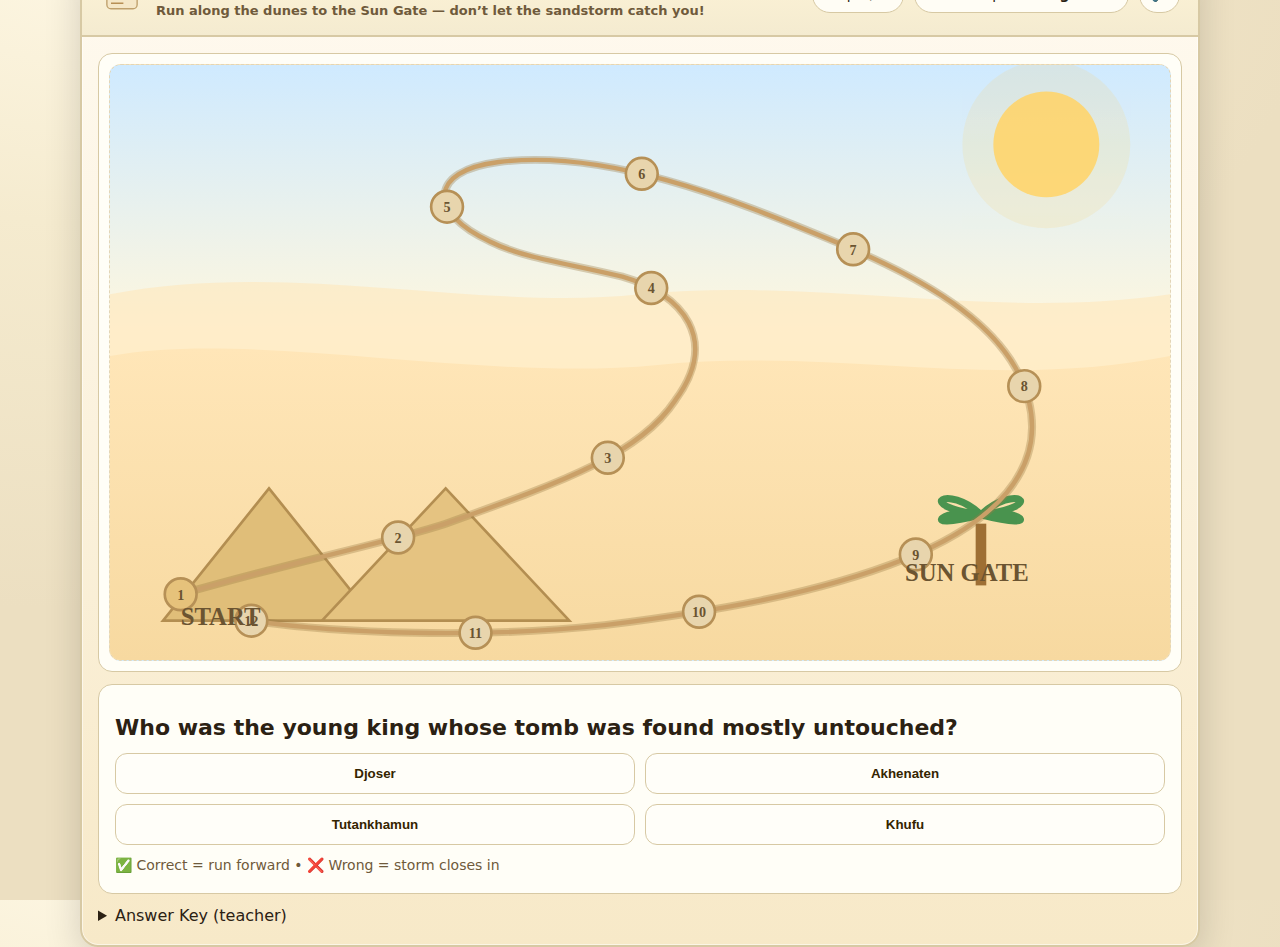
<file: Addison/games/mummy3.html>
<!DOCTYPE html>
<html lang="en">
<head>
<meta charset="utf-8" />
<meta name="viewport" content="width=device-width,initial-scale=1" />
<title>Mummy’s Desert Escape — Storybook Animated</title>
<style>
:root{
  --paper:#fff6e6; --paper2:#f7e9c8; --ink:#2b2113; --sub:#6f5a3b;
  --frame:#d7c9a4; --card:#fffaf0; --accent:#bd8f2d;
  --sand1:#ffe6b8; --sand2:#f7d9a0; --sand3:#f0c780;
  --pathEdge:#9b7a45; --path:#caa068; --pathGlow:#f6c95b;
  --stone:#e8d5ad; --stoneB:#b69056; --stoneActive:#e6c27b; --stoneDone:#9fd0a7;
}
*{box-sizing:border-box}
html,body{height:100%}
body{
  margin:0;color:var(--ink);
  background:radial-gradient(1200px 700px at 10% -10%,#fff9e7,#f5ebcf 45%,#ecdfc1 100%),var(--paper);
  font-family: "Gill Sans", ui-rounded, system-ui, -apple-system, "Segoe UI", Inter, Helvetica, Arial, sans-serif;
  line-height:1.55; display:flex; align-items:center; justify-content:center; padding:18px;
}
.app{
  width:min(1120px,100%); background:linear-gradient(180deg,var(--card),var(--paper2));
  border:2px solid var(--frame); border-radius:18px; overflow:hidden;
  box-shadow:0 10px 36px rgba(0,0,0,.16), inset 0 0 0 1px rgba(255,255,255,.55);
}
header{
  display:flex; justify-content:space-between; align-items:center; gap:12px;
  padding:14px 18px; border-bottom:2px solid var(--frame);
  background:linear-gradient(180deg,#fff5d8,#f4ebd0);
}
.logo{display:flex; align-items:center; gap:12px; font-weight:900}
.logo svg{width:44px;height:44px}
.subtitle{font-size:13px; color:var(--sub)}
.hud{display:flex; gap:10px; flex-wrap:wrap}
.pill{background:#fffdf5;border:1px solid var(--frame);border-radius:999px;padding:6px 11px;font-size:14px}
.pill-btn{cursor:pointer}
main{padding:16px}

/* Board */
.board{background:#fffef7; border:1px solid var(--frame); border-radius:14px; padding:10px;}
.mapWrap{position:relative; width:100%; aspect-ratio:16/9; border:1px dashed #e3d5b6; border-radius:12px;
  background:linear-gradient(180deg,#cfeaff 0%, #fff7de 45%, #f7e2b4 100%); overflow:hidden;}
svg.map{width:100%; height:100%; display:block}

/* Tokens */
.token{position:absolute; width:64px; height:64px; pointer-events:none; will-change:transform;}
/* Wrapped animated mummy */
.runBounce{animation:mBounce .45s infinite ease-in-out;}
@keyframes mBounce {0%,100%{transform:translateY(0)}50%{transform:translateY(-5px)}}
.armL,.armR{transform-box:fill-box; transform-origin: 50% 0%;}
.runArms .armL{animation:swing .45s infinite ease-in-out}
.runArms .armR{animation:swingR .45s infinite ease-in-out}
@keyframes swing {0%,100%{transform:rotate(12deg)}50%{transform:rotate(-8deg)}}
@keyframes swingR {0%,100%{transform:rotate(-12deg)}50%{transform:rotate(8deg)}}
.faceBlink{animation:blink 4s infinite}
@keyframes blink {0%,98%,100%{opacity:1}99%{opacity:.15}}
/* Dusty storm */
.storm{opacity:.9; filter:contrast(1.05) blur(.4px); }
@keyframes breathe {0%,100%{transform:scale(1)}50%{transform:scale(1.05)}}
.stormPulse{animation:breathe 1.2s infinite ease-in-out;}
/* Effects */
.puff{position:absolute; width:20px; height:20px; background:rgba(195,170,120,.46);
  border-radius:50%; filter:blur(2px); pointer-events:none; animation:puff .6s forwards ease-out;}
@keyframes puff{0%{transform:scale(1);opacity:1}100%{transform:scale(4);opacity:0}}
.glow{position:absolute; width:90px; height:90px; border-radius:50%;
  box-shadow:0 0 30px 18px rgba(255,215,90,.65); animation:glowfade 1.4s forwards;}
@keyframes glowfade{0%{opacity:1}100%{opacity:0}}
/* Fact bubble */
.bubble{
  position:absolute; max-width:280px; background:#fff6d8; border:2px solid #e1cc8a; padding:8px 10px;
  border-radius:10px; color:#5a4522; font-size:14px; box-shadow:0 6px 14px rgba(0,0,0,.12);
  animation:pop .25s ease-out; pointer-events:none;
}
@keyframes pop{0%{transform:translateY(10px);opacity:0}100%{transform:translateY(0);opacity:1}}
.bubble::after{
  content:""; position:absolute; left:18px; bottom:-8px; width:12px; height:12px; background:#fff6d8; border-left:2px solid #e1cc8a; border-bottom:2px solid #e1cc8a; transform:rotate(45deg);
}

/* Quiz */
.card{background:#fffef7;border:1px solid var(--frame);border-radius:14px;padding:16px;margin-top:12px}
.prompt{font-weight:900; font-size:22px; margin:.45em 0 .2em}
.choices{display:grid; gap:10px; margin-top:8px}
@media (min-width:720px){ .choices{ grid-template-columns:1fr 1fr } }
.choice{ cursor:pointer; padding:12px 14px; border-radius:12px; background:#fffef9; border:1px solid var(--frame); transition:.15s; font-weight:700 }
.choice:hover{ transform:translateY(-1px); box-shadow:0 2px 0 #eadbbb }
.choice.correct{ background:#eef8f1; border-color:#2f905f; color:#14492b }
.choice.wrong{ background:#fdecec; border-color:#c96262; color:#6b1f1f }
.foot{display:flex; align-items:center; justify-content:space-between; margin-top:10px; color:var(--sub); font-size:14px}
button{ background:linear-gradient(180deg,#f3d186,#e0bb67); color:#352400; border:1px solid #a9822d; border-radius:10px; font-weight:800; padding:8px 12px; cursor:pointer }
.hidden{ display:none !important }
.end{ text-align:center; padding:30px 16px }
details summary{ cursor:pointer }
</style>
</head>
<body>
<div class="app">
  <header>
    <div class="logo">
      <svg viewBox="0 0 64 64"><rect x="10" y="12" width="44" height="40" rx="6" fill="#f5e7c7" stroke="#bfa06c" stroke-width="2"/><path d="M16 20h32M16 28h32M16 36h26M16 44h18" stroke="#b78f55" stroke-width="2"/></svg>
      <div>
        <div style="font-size:20px;">Mummy’s Desert Escape</div>
        <div class="subtitle">Run along the dunes to the Sun Gate — don’t let the sandstorm catch you!</div>
      </div>
    </div>
    <div class="hud" aria-live="polite">
      <div class="pill">Step <strong id="stepNum">1</strong>/12</div>
      <div class="pill">Storm Gap: <strong id="gap">Safe</strong></div>
      <div id="muteBtn" class="pill pill-btn" title="Toggle sound">🔈</div>
    </div>
  </header>

  <main>
    <div class="board">
      <div class="mapWrap" id="mapWrap">
        <!-- Desert map -->
        <svg class="map" viewBox="0 0 1200 675" preserveAspectRatio="none" aria-hidden="true">
          <defs>
            <linearGradient id="dune" x1="0" x2="0" y1="0" y2="1">
              <stop offset="0" stop-color="var(--sand1)"/><stop offset="1" stop-color="var(--sand2)"/>
            </linearGradient>
          </defs>
          <!-- dunes / sky layers -->
          <path d="M0 260 C200 220 420 280 600 260 C800 240 1000 290 1200 260 L1200 675 L0 675 Z" fill="var(--sand1)" opacity=".55"/>
          <path d="M0 330 C160 300 420 360 620 340 C820 320 1000 370 1200 330 L1200 675 L0 675 Z" fill="url(#dune)" />
          <!-- pyramids -->
          <g opacity=".95">
            <path d="M180 480 L300 630 L60 630 Z" fill="#dfbd77" stroke="#b08a4d" stroke-width="3"/>
            <path d="M380 480 L520 630 L240 630 Z" fill="#e4c27f" stroke="#b08a4d" stroke-width="3"/>
          </g>
          <!-- palms -->
          <g opacity=".95">
            <rect x="980" y="520" width="12" height="70" fill="#9a6a2e" />
            <path d="M986 510 c 38 -36 78 -10 0 0 M986 510 c -38 -36 -78 -10 0 0 M986 510 c 38 -10 78 20 0 0 M986 510 c -38 -10 -78 20 0 0"
                  stroke="#408f4a" stroke-width="8" fill="none" />
          </g>
          <!-- sun + shimmer -->
          <g opacity=".9">
            <circle cx="1060" cy="90" r="60" fill="#ffd56b"/>
            <circle cx="1060" cy="90" r="95" fill="#ffd56b" opacity=".25">
              <animate attributeName="opacity" values=".15;.28;.15" dur="6s" repeatCount="indefinite"/>
            </circle>
          </g>

          <!-- PATH (edge + body + progress glow) -->
          <path id="travelPath"
            d="M80,600
               C 220,560 320,540 380,520
               C 520,470 600,440 640,380
               C 690,312 650,260 580,240
               C 520,225 470,220 430,200
               C 360,168 360,120 440,110
               C 560,95 700,150 820,200
               C 930,245 1020,300 1040,380
               C 1060,460 1000,520 900,560
               C 800,600 680,620 560,635
               C 420,650 260,645 160,630"
            fill="none" stroke="var(--pathEdge)" stroke-width="9" stroke-linecap="round" opacity=".35"/>
          <path id="pathBody"
            d="M80,600
               C 220,560 320,540 380,520
               C 520,470 600,440 640,380
               C 690,312 650,260 580,240
               C 520,225 470,220 430,200
               C 360,168 360,120 440,110
               C 560,95 700,150 820,200
               C 930,245 1020,300 1040,380
               C 1060,460 1000,520 900,560
               C 800,600 680,620 560,635
               C 420,650 260,645 160,630"
            fill="none" stroke="var(--path)" stroke-width="5" stroke-linecap="round"/>
          <path id="progress" d="" fill="none" stroke="var(--pathGlow)" stroke-width="7" stroke-linecap="round" opacity=".85"/>

          <!-- numbered stones -->
          <g id="stones"></g>

          <!-- labels -->
          <g font-family="Georgia,serif" font-weight="700" fill="#6b5431">
            <text x="80" y="635" font-size="28">START</text>
            <text x="900" y="585" font-size="28">SUN GATE</text>
          </g>
        </svg>

        <!-- WRAPPED CARTOON MUMMY -->
        <svg id="mummy" class="token" viewBox="0 0 64 64" aria-label="Mummy">
          <ellipse cx="32" cy="58" rx="15" ry="5" fill="rgba(0,0,0,.08)"/>
          <!-- body -->
          <ellipse cx="32" cy="40" rx="14" ry="12" fill="#f9f4df" stroke="#c9b89a" stroke-width="2"/>
          <circle cx="32" cy="25" r="10" fill="#f9f4df" stroke="#c9b89a" stroke-width="2"/>
          <!-- wraps -->
          <path d="M22 23h20M20 27h24M22 31h20M20 36h24M22 41h20" stroke="#e5dcc6" stroke-width="3"/>
          <!-- arms -->
          <g class="armL"><path d="M18 38 q8 -4 10 2" stroke="#c9b89a" stroke-width="2" fill="none"/></g>
          <g class="armR"><path d="M46 38 q-8 -4 -10 2" stroke="#c9b89a" stroke-width="2" fill="none"/></g>
          <!-- eyes + smile -->
          <g class="faceBlink"><circle cx="28" cy="23" r="2.4" fill="#3e2d16"/><circle cx="36" cy="23" r="2.4" fill="#3e2d16"/></g>
          <path d="M27 29 Q32 32 37 29" stroke="#3e2d16" stroke-width="2" fill="none"/>
        </svg>

        <!-- DUSTY SANDSTORM -->
        <svg id="storm" class="token storm stormPulse" viewBox="0 0 64 64" aria-label="Sandstorm">
          <defs>
            <linearGradient id="sand" x1="0" x2="1"><stop offset="0" stop-color="#ead6aa"/><stop offset="1" stop-color="#d7bc86"/></linearGradient>
          </defs>
          <g opacity=".92">
            <ellipse cx="32" cy="36" rx="20" ry="12" fill="url(#sand)"/>
            <ellipse cx="28" cy="30" rx="16" ry="10" fill="url(#sand)"/>
            <ellipse cx="36" cy="26" rx="14" ry="8" fill="url(#sand)"/>
            <ellipse cx="32" cy="22" rx="12" ry="6" fill="url(#sand)"/>
          </g>
        </svg>

        <!-- Fact bubble container -->
        <div id="bubble" class="bubble" style="display:none;"></div>
      </div>
    </div>

    <div class="card" id="quizCard">
      <h2 class="prompt" id="prompt">Loading…</h2>
      <div class="choices" id="choices"></div>
      <div class="foot">
        <span>✅ Correct = run forward • ❌ Wrong = storm closes in</span>
        <button id="nextBtn" class="hidden">Next</button>
      </div>
    </div>

    <div class="end hidden" id="end">
      <h2 id="endTitle"></h2>
      <p id="endMsg"></p>
      <button onclick="start()">Play Again</button>
    </div>

    <details style="margin-top:10px">
      <summary>Answer Key (teacher)</summary>
      <ol id="answerKey"></ol>
    </details>
  </main>
</div>

<script>
/* ========== minimal sounds ========== */
let MUTED=false; const AC=window.AudioContext||window.webkitAudioContext; let actx=null;
function audio(){ if(!actx) actx=new AC(); }
function tone(f=880,d=.12,t="sine",g=.05){ if(MUTED||!actx)return; const o=actx.createOscillator(),G=actx.createGain(); o.type=t;o.frequency.value=f;G.gain.value=g;o.connect(G);G.connect(actx.destination);o.start();o.stop(actx.currentTime+d); }
function chime(){ tone(1046,.12); setTimeout(()=>tone(1318,.12),100); }
function thud(){ tone(140,.22,"triangle",.07); }
function step(){ tone(320,.05,"square",.03); }
document.getElementById('muteBtn').onclick=()=>{MUTED=!MUTED; document.getElementById('muteBtn').textContent=MUTED?"🔇":"🔈";};

/* ========== DOM ========== */
const pathEl=document.getElementById('travelPath');
const pathBody=document.getElementById('pathBody');
const progressPath=document.getElementById('progress');
const stonesEl=document.getElementById('stones');
const wrapEl=document.getElementById('mapWrap');
const mummy=document.getElementById('mummy');
const storm=document.getElementById('storm');
const bubble=document.getElementById('bubble');
const stepNum=document.getElementById('stepNum');
const gapEl=document.getElementById('gap');
const promptEl=document.getElementById('prompt');
const choicesEl=document.getElementById('choices');
const nextBtn=document.getElementById('nextBtn');
const endView=document.getElementById('end');
const endTitle=document.getElementById('endTitle');
const endMsg=document.getElementById('endMsg');
const answerKey=document.getElementById('answerKey');

/* ========== Questions (worksheet-aligned) ========== */
const BANK=[
  {q:"Which pharaoh was a female ruler who focused on trade instead of war?", c:["Hatshepsut","Nefertiti","Cleopatra VII","Sobekneferu"], a:0, f:"She traded with Punt and built great temples."},
  {q:"Who was the young king whose tomb was found mostly untouched?", c:["Akhenaten","Tutankhamun","Khufu","Djoser"], a:1, f:"His hidden tomb preserved treasures for 3,000+ years."},
  {q:"Which pharaoh built the Great Pyramid at Giza?", c:["Khufu (Cheops)","Sneferu","Pepi II","Ramses II"], a:0, f:"It was the tallest structure on Earth for ~3,800 years."},
  {q:"Who was known as Egypt’s first great engineer, helping design early pyramids?", c:["Imhotep","Amenhotep III","Thutmose III","Narmer"], a:0, f:"Imhotep designed Djoser’s Step Pyramid."},
  {q:"Who expanded Egypt’s empire through conquest and war?", c:["Thutmose III","Narmer","Djoser","Pepi II"], a:0, f:"He led many successful campaigns."},
  {q:"What did Amon-Re represent to the Egyptians?", c:["The Sun","The Nile","War","Writing"], a:0, f:"A powerful state god, especially at Thebes."},
  {q:"What was Osiris the god of?", c:["The Underworld and rebirth","The desert","The sky","Crafts"], a:0, f:"He ruled the afterlife and symbolized renewal."},
  {q:"Which god was believed to weigh people’s hearts after they died?", c:["Anubis","Horus","Ra","Ptah"], a:0, f:"He checked if hearts were lighter than a feather."},
  {q:"What animal was sacred to Anubis?", c:["Jackal","Cat","Ibis","Crocodile"], a:0, f:"Priests wore jackal masks during mummification."},
  {q:"Every pharaoh was thought to be which god in human form?", c:["Horus","Set","Thoth","Ra"], a:0, f:"Falcon god and protector of kingship."},
  {q:"What city is home to the Great Pyramid?", c:["Giza","Memphis","Thebes","Saqqara"], a:0, f:"The plateau also holds the Great Sphinx."},
  {q:"When a pharaoh died, what process preserved the body before burial?", c:["Mummification","Cremation","Freezing","Cloning"], a:0, f:"It took ~70 days using natron salts."},
  {q:"Which ruler was first to unite Upper and Lower Egypt?", c:["Narmer (Menes)","Ramses II","Thutmose III","Khufu"], a:0, f:"Shown on the Narmer Palette joining the kingdoms."},
  {q:"What structure stands in front of the Pyramid of Khafre?", c:["The Great Sphinx","An obelisk","A lighthouse","A ziggurat"], a:0, f:"A lion body with a human head, likely Khafre’s."},
];

/* ========== Game state ========== */
const STEPS=12, MOVE_MS=950, STORM_MS=820;
let order=[], iStep=0, stormStep=-2, score=0;

/* ========== Helpers ========== */
function shuffle(a){ for(let i=a.length-1;i>0;i--){ const j=Math.floor(Math.random()*(i+1)); [a[i],a[j]]=[a[j],a[i]];} return a; }
function pathLen(){ return pathEl.getTotalLength(); }
function pointAtStep(step){ const L=pathLen(); const seg=L*(step/(STEPS-1)); return pathEl.getPointAtLength(seg); }
function placeToken(el, step, yOff=60){
  const wrap=wrapEl.getBoundingClientRect(); const p=pointAtStep(step);
  const x=(p.x/1200)*wrap.width-32, y=(p.y/675)*wrap.height-yOff;
  el.style.transform=`translate(${x}px,${y}px)`;
}
function drawStones(){
  stonesEl.innerHTML='';
  for(let s=0;s<STEPS;s++){
    const p=pointAtStep(s);
    const g=document.createElementNS('http://www.w3.org/2000/svg','g');
    const c=document.createElementNS('http://www.w3.org/2000/svg','circle');
    c.setAttribute('cx',p.x); c.setAttribute('cy',p.y); c.setAttribute('r',18);
    c.setAttribute('fill', s===0? "var(--stoneActive)" : "var(--stone)");
    c.setAttribute('stroke',"var(--stoneB)"); c.setAttribute('stroke-width','3');
    const t=document.createElementNS('http://www.w3.org/2000/svg','text');
    t.setAttribute('x',p.x); t.setAttribute('y',p.y+6); t.setAttribute('text-anchor','middle');
    t.setAttribute('font-family','Georgia,serif'); t.setAttribute('font-weight','700'); t.setAttribute('fill','#6b5431'); t.setAttribute('font-size','16'); t.textContent=s+1;
    g.appendChild(c); g.appendChild(t); stonesEl.appendChild(g);
  }
}
function colorStones(){
  const cs=stonesEl.querySelectorAll('circle');
  cs.forEach((c,s)=>{
    if(s<iStep) c.setAttribute('fill',"var(--stoneDone)");
    else if(s===iStep) c.setAttribute('fill',"var(--stoneActive)");
    else c.setAttribute('fill',"var(--stone)");
  });
}
/* golden progress stroke up to current step */
function updateProgress(){
  const d=pathBody.getAttribute('d'); progressPath.setAttribute('d', d);
  const L=pathLen(); const seg=L*(iStep/(STEPS-1));
  progressPath.setAttribute('stroke-dasharray', `${seg} ${L}`);
  progressPath.setAttribute('stroke-dashoffset', 0);
}
function puffAt(el){
  const r=el.getBoundingClientRect();
  const d=document.createElement('div'); d.className='puff';
  d.style.left=(r.left+r.width/2-10)+'px'; d.style.top=(r.top+r.height-6)+'px';
  document.body.appendChild(d); setTimeout(()=>d.remove(),600);
}
function showBubble(text){
  const r=mummy.getBoundingClientRect();
  bubble.style.left=(r.left-10)+'px';
  bubble.style.top=(r.top-70)+'px';
  bubble.innerHTML='📜 <strong>Fact:</strong> '+text;
  bubble.style.display='block';
  setTimeout(()=>bubble.style.display='none', 2200);
}

/* movement along path */
function animateAlong(el, fromStep, toStep, ms, yOff, onDone){
  const wrap=wrapEl.getBoundingClientRect(); const L=pathLen();
  const start=L*(fromStep/(STEPS-1)), end=L*(toStep/(STEPS-1)); let t0=null;
  function frame(t){
    if(!t0) t0=t;
    const p=Math.min((t-t0)/ms,1);
    const len=start+(end-start)*p; const pt=pathEl.getPointAtLength(len);
    const x=(pt.x/1200)*wrap.width-32, y=(pt.y/675)*wrap.height-yOff;
    el.style.transform=`translate(${x}px,${y}px)`;
    if(p<1) requestAnimationFrame(frame); else onDone&&onDone();
  }
  requestAnimationFrame(frame);
}

/* ========== Quiz flow ========== */
function fillAnswerKey(){
  answerKey.innerHTML='';
  order.forEach(q=>{ const li=document.createElement('li'); li.textContent=`${q.q} — ${q.c[q.a]}`; answerKey.appendChild(li); });
}
function ask(){
  audio();
  stepNum.textContent=iStep+1;
  const gap=iStep-stormStep;
  gapEl.textContent = gap>=3 ? "Safe" : gap===2 ? "Getting Close" : gap===1 ? "Close!" : "Danger!";
  const q=order[iStep];
  promptEl.textContent=q.q; choicesEl.innerHTML='';
  shuffle(q.c.map((t,idx)=>({t,idx}))).forEach(({t,idx})=>{
    const b=document.createElement('button'); b.className='choice'; b.textContent=t;
    b.onclick=()=>check(idx,b,q); choicesEl.appendChild(b);
  });
  nextBtn.classList.add('hidden');
}
function check(sel, btn, q){
  const ok=sel===q.a;
  document.querySelectorAll('.choice').forEach(b=>b.disabled=true);
  if(ok){
    btn.classList.add('correct'); score++; chime();
    // run forward
    mummy.classList.add('runBounce','runArms'); step(); puffAt(mummy);
    animateAlong(mummy, iStep, iStep+1, MOVE_MS, 60, ()=>{
      mummy.classList.remove('runBounce','runArms');
      colorStones(); iStep++; updateProgress();
      showBubble(q.f || "Great dash!");
      if(iStep>=STEPS){ return win(); }
      stepNum.textContent=iStep+1; ask(); // auto-advance to next question
    });
  }else{
    btn.classList.add('wrong'); thud();
    // storm moves
    const target=Math.min(STEPS-1, stormStep+1);
    animateAlong(storm, stormStep, target, STORM_MS, 48, ()=>{
      stormStep=target; colorStones();
      if(stormStep>=iStep){ lose(); } else { nextBtn.classList.remove('hidden'); }
    });
  }
}
nextBtn.onclick=()=>{ ask(); };

/* ========== Endings ========== */
function win(){
  chime(); setTimeout(chime,140);
  const g=document.createElement('div'); g.className='glow';
  const r=mummy.getBoundingClientRect(); g.style.left=(r.left+r.width/2-45)+'px'; g.style.top=(r.top+r.height/2-45)+'px';
  document.body.appendChild(g); setTimeout(()=>g.remove(),1400);
  document.getElementById('quizCard').classList.add('hidden'); endView.classList.remove('hidden');
  endTitle.textContent="You reached the Sun Gate! ✨";
  endMsg.textContent=`Score: ${score}/${STEPS}. The afterlife breeze greets our speedy mummy.`;
}
function lose(){
  document.getElementById('quizCard').classList.add('hidden'); endView.classList.remove('hidden');
  endTitle.textContent="The Sandstorm Caught Up! 🌪️";
  endMsg.textContent="Try again—read the clues and outrun the storm!";
}

/* ========== Start ========== */
function start(){
  order=shuffle([...BANK]).slice(0,STEPS); iStep=0; stormStep=-2; score=0;
  document.getElementById('quizCard').classList.remove('hidden'); endView.classList.add('hidden');
  drawStones(); colorStones(); updateProgress();
  placeToken(mummy,0,60); placeToken(storm,Math.max(-2,0),48);
  fillAnswerKey(); ask();
}
document.body.addEventListener('click', audio, {once:true});
window.addEventListener('resize', ()=>{ placeToken(mummy,iStep,60); placeToken(storm,stormStep,48); updateProgress(); });
setTimeout(start,60);
</script>
</body>
</html>
</file>
